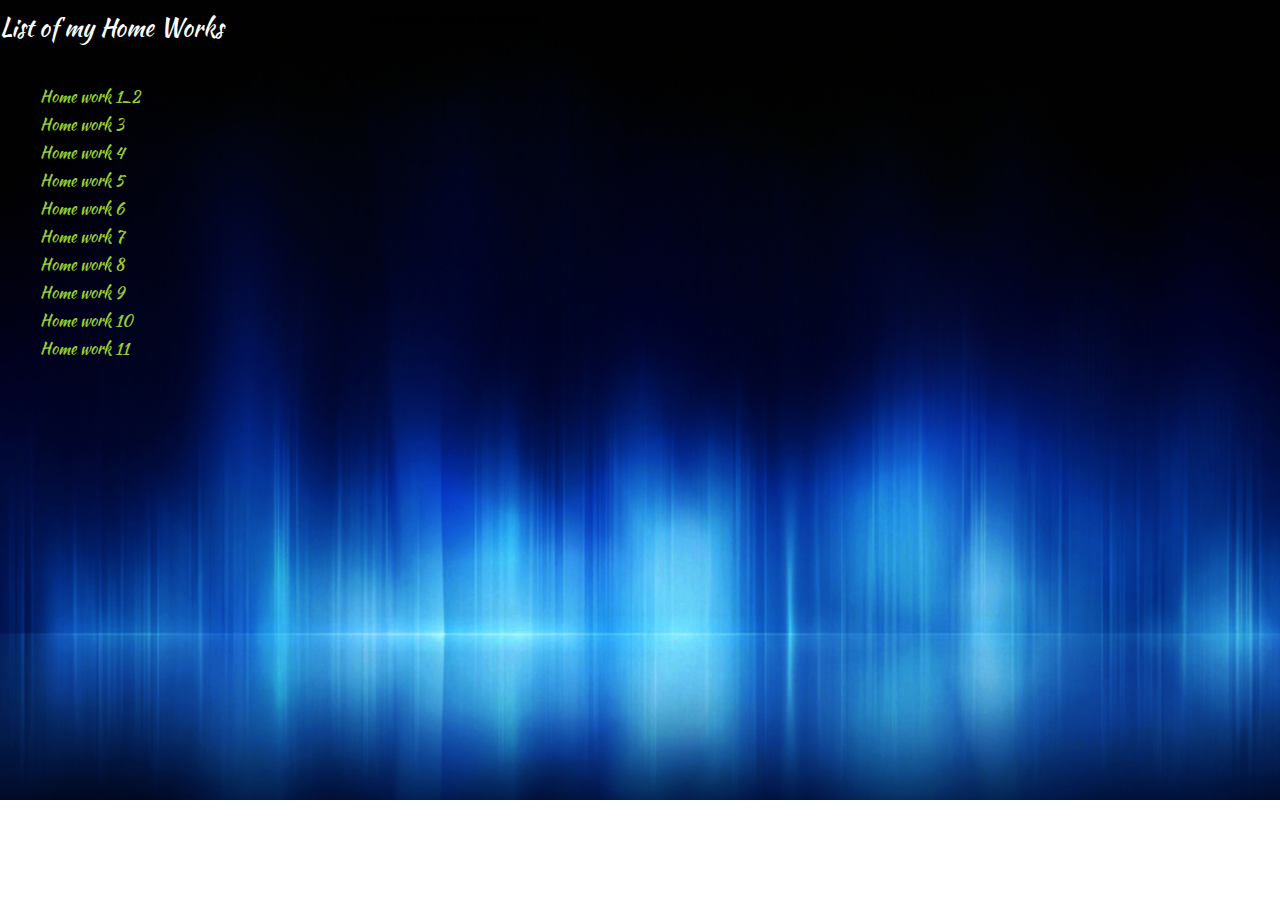
<file: index.html>
<!DOCTYPE html>
<html lang="en">
<head>
  <meta charset="UTF-8">
  <meta name="viewport" content="width=device-width, initial-scale=1.0">
  <meta http-equiv="X-UA-Compatible" content="ie=edge">
  <link href="https://fonts.googleapis.com/css?family=Kaushan+Script" rel="stylesheet">
  <link rel="stylesheet" href="style.css" />
  <title>My homeworks</title>
</head>
<body>
<div class="wrapper"><img src="./img/Background.jpg" alt="slider" class="slider-img"/>
<div class="list-title1"><span class="text-hw1"> List of my Home Works </span></div>
<div class="list-title2"><span class="text-hw2"> My Home Work examples </span></div>
<div class="home-works">
<div class="links-hw">
<ul class="sub-title">
<li class="list-item hw-1"><a href="./HW-1_2/index.html" class="list-link">Home work 1_2</a></li>
<li class="list-item hw-2"><a href="./HW-3/index.html" class="list-link">Home work 3</a></li>
<li class="list-item hw-4"><a href="./HW-4/index.html" class="list-link">Home work 4</a></li>
<li class="list-item hw-5"><a href="./HW-5/index.html" class="list-link">Home work 5</a></li>
<li class="list-item hw-6"><a href="./HW-6/index.html" class="list-link">Home work 6</a></li>
<li class="list-item hw-7"><a href="./HW-7/index.html" class="list-link">Home work 7</a></li>
<li class="list-item hw-8"><a href="./HW-8/index.html" class="list-link">Home work 8</a></li>
<li class="list-item hw-9"><a href="./HW-9/index.html" class="list-link">Home work 9</a></li>
<li class="list-item hw-10"><a href="./HW-10/index.html" class="list-link">Home work 10</a></li>
<li class="list-item hw-11"><a href="./HW-11/index.html" class="list-link">Home work 11</a></li>
</ul>
</div>
</div>
</div>
</body>
</html>
</file>
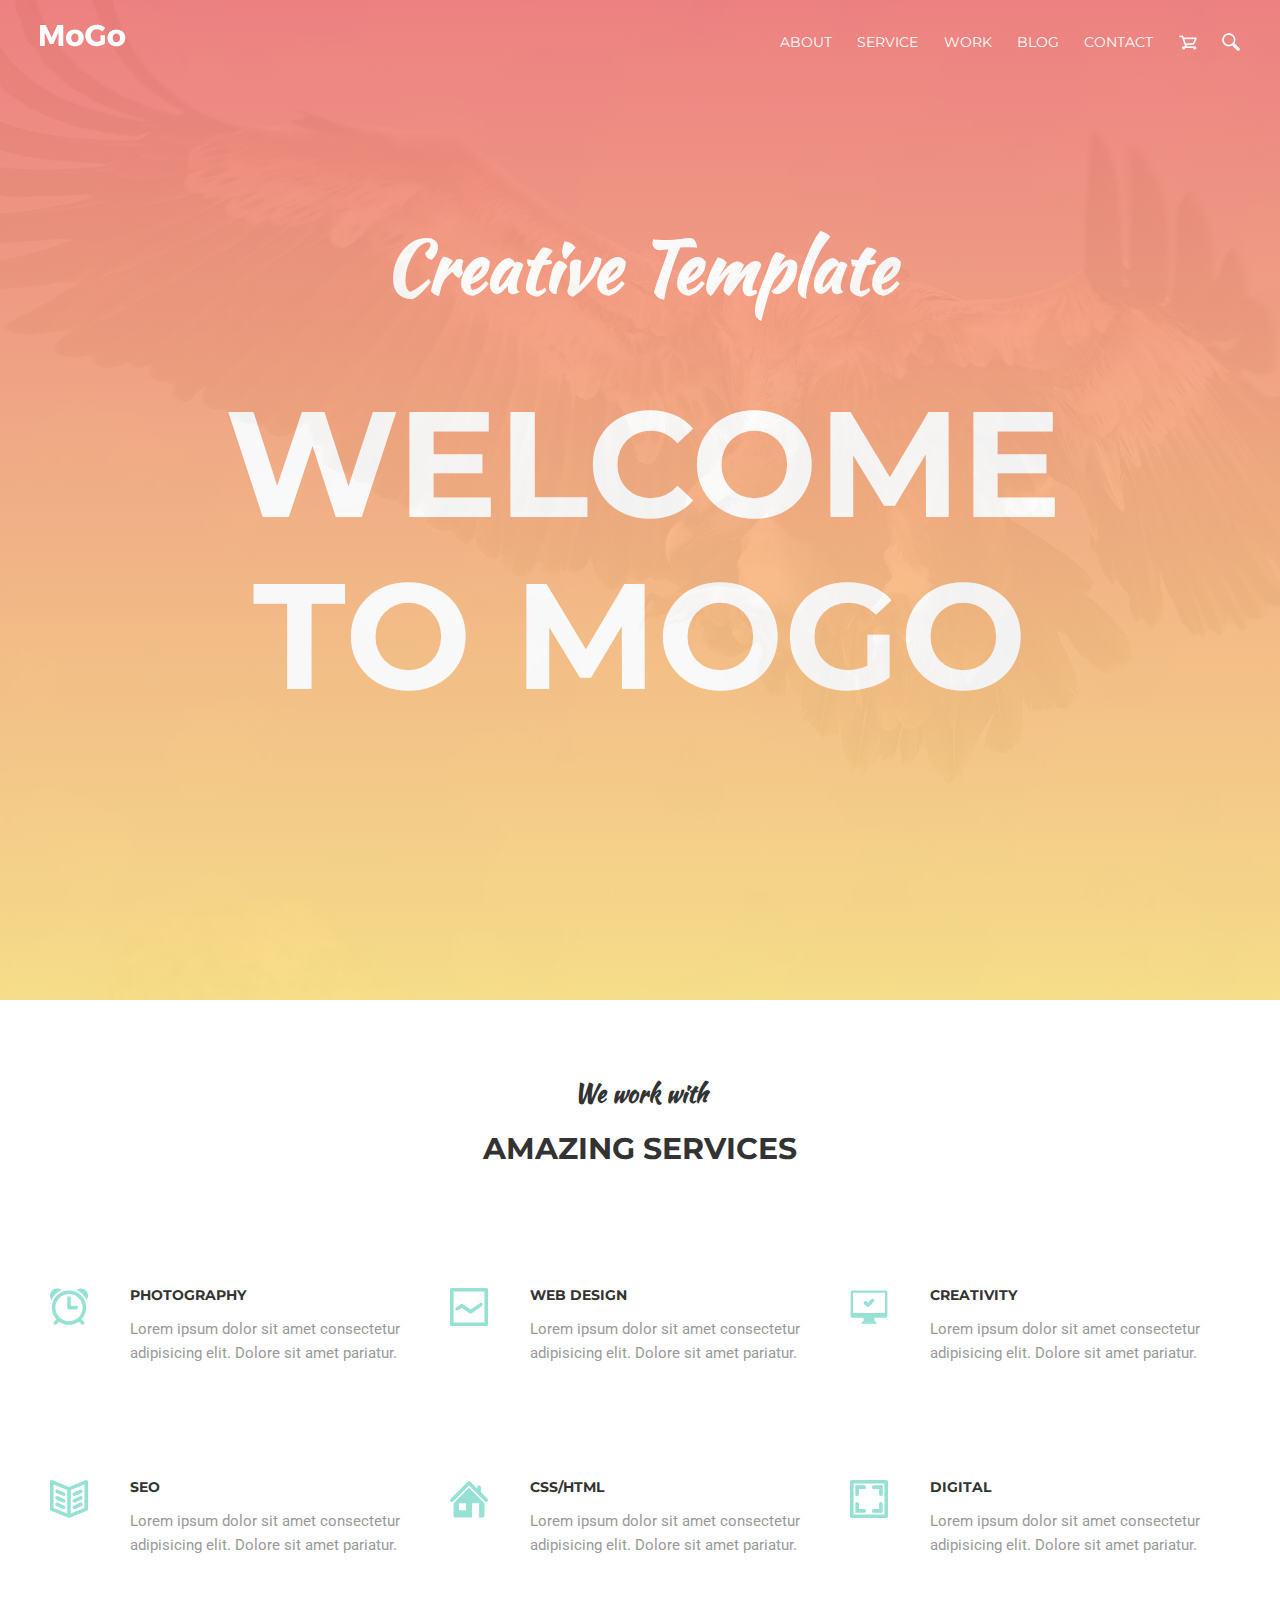
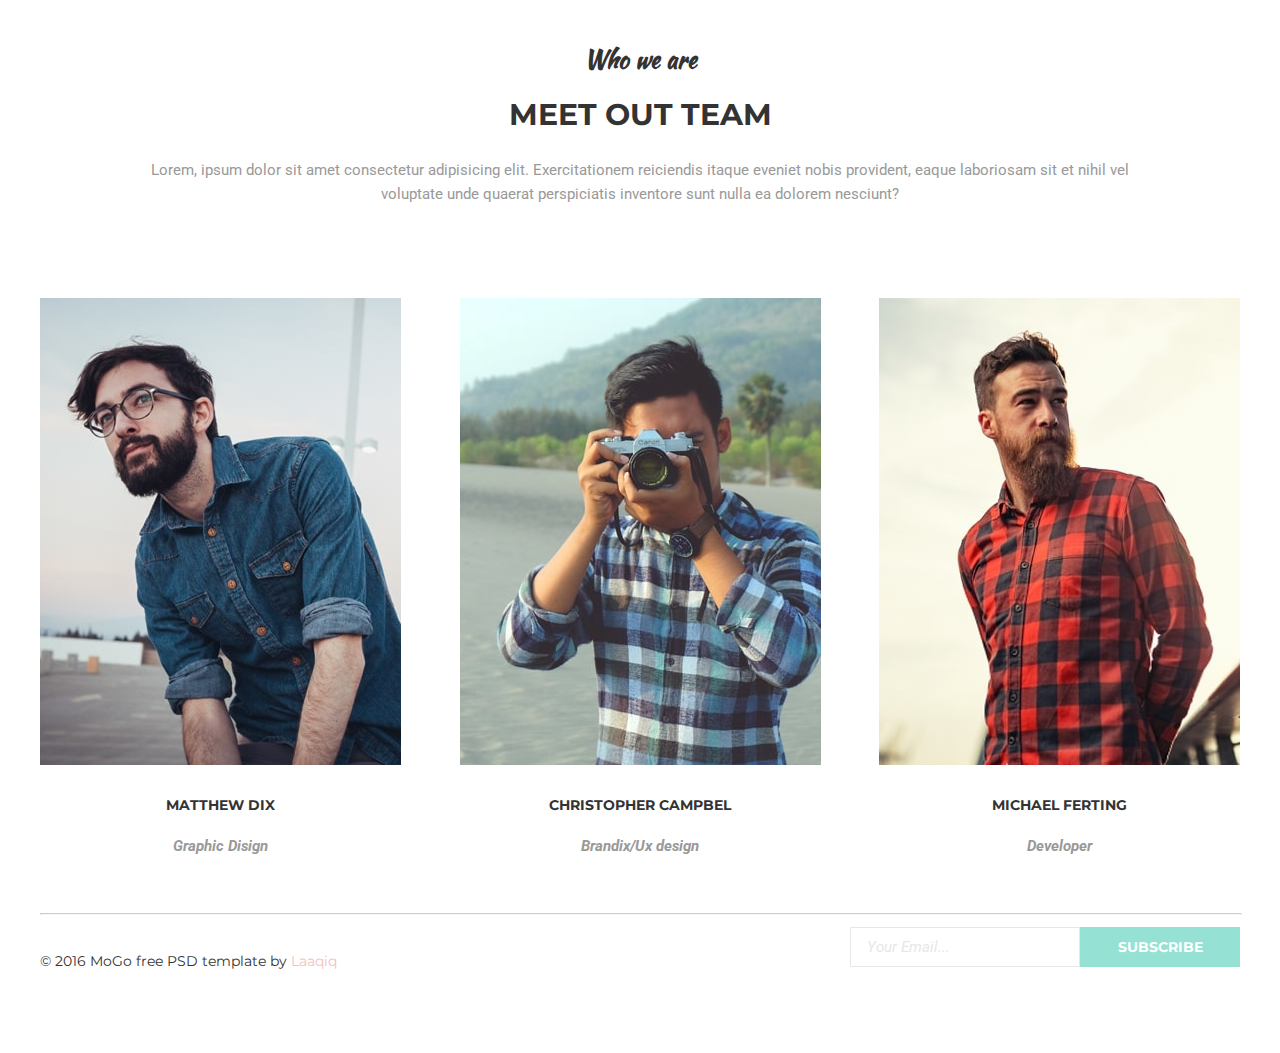
<file: HW-10/index.html>
<!DOCTYPE html>
<html lang="en">

<head>
  <meta charset="UTF-8" />
  <meta name="viewport" content="width=device-width, initial-scale=1.0" />
  <meta http-equiv="X-UA-Compatible" content="ie=edge" />
  <title>HW-10</title>

  <link href="https://fonts.googleapis.com/css?family=Kaushan+Script|Playfair+Display|Roboto" rel="stylesheet">
  <link href="https://fonts.googleapis.com/css?family=Montserrat" rel="stylesheet">
  <link href="https://fonts.googleapis.com/css?family=Open+Sans" rel="stylesheet" />
  <link rel="stylesheet" href="./css/normalize.css" />
  <link rel="stylesheet" href="./css/style.css" />
</head>

<body>

  <div class="fluid-header">
    <div class="picture-map">
      <picture>
        <source media="(min-width: 1024px)" srcset="./img/eagle.jpg 1x, ./img/eagle@2x.jpg 2x">
        <img src="./img/eagle.jpg" height="1000" alt="eagle" class="wrp-image">
      </picture>
    </div>

    <div class="container">

      <header class="row row-header">
        <div class="logo-wrp col-1">
          <a href="#"><img src="./img/logo-min.png" alt="logo" class="logo"></a></div>
        <nav class="nav-header col-5">
          <ul class="menu">
            <li class="menu__item"><a href="#" class="menu__link">About</a></li>
            <li class="menu__item"><a href="#" class="menu__link">Service</a></li>
            <li class="menu__item"><a href="#" class="menu__link">Work</a></li>
            <li class="menu__item"><a href="#" class="menu__link">Blog</a></li>
            <li class="menu__item"><a href="#" class="menu__link">Contact</a></li>
            <li class="menu__item"><a href="#" class="menu__link"><img src="./img/shopping_cart-min.png"
                  alt="shopping_cart" class="menu__link--shopping_cart"></a></li>
            <li class="menu__item"><a href="#" class="menu__link"><img src="./img/glass-min.png" alt="glass"
                  class="menu__link--glass"></a></li>
          </ul>
        </nav>
      </header>

    </div>
    <h2 class="text-up">Creative Template</h2>
    <h1 class="text-middle">Welcome to MOGO</h1>

  </div>
  <div class="wrapper">
    <div class="main">
      <h3 class="main__subtitle">We work with</h3>
      <h2 class="main__title">Amazing services</h2>
      <div class="service">
        <div class="service__wrp col-4 row">
          <div class="service__icon">
            <a href="#">
              <svg>
                <use href="./img/sprite.svg#icon-alarm"></use>
              </svg>
            </a>
          </div>
          <div class="service__text">
            <h4 class="service__title">Photography</h4>
            <p class="service__description">Lorem ipsum dolor sit amet consectetur adipisicing elit. Dolore sit amet
              pariatur.</p>
          </div>
        </div>
        <div class="service__wrp col-4 row">
          <div class="service__icon">
            <a href="#">
              <svg>
                <use href="./img/sprite.svg#icon-line-graph"></use>
              </svg>
            </a>
          </div>
          <div class="service__text">
            <h4 class="service__title">Web design</h4>
            <p class="service__description">Lorem ipsum dolor sit amet consectetur adipisicing elit. Dolore sit amet
              pariatur.</p>
          </div>
        </div>
        <div class="service__wrp col-4 row">
          <div class="service__icon"><a href="#">
              <svg>
                <use href="./img/sprite.svg#icon-computer"></use>
              </svg>
            </a>
          </div>
          <div class="service__text">
            <h4 class="service__title">Creativity</h4>
            <p class="service__description">Lorem ipsum dolor sit amet consectetur adipisicing elit. Dolore sit amet
              pariatur.</p>
          </div>
        </div>
        <div class="service__wrp col-4 row">
          <div class="service__icon"><a href="#">
              <svg>
                <use href="./img/sprite.svg#icon-book"></use>
              </svg>
            </a>
          </div>
          <div class="service__text">
            <h4 class="service__title">Seo</h4>
            <p class="service__description">Lorem ipsum dolor sit amet consectetur adipisicing elit. Dolore sit amet
              pariatur.</p>
          </div>
        </div>
        <div class="service__wrp col-4 row">
          <div class="service__icon"><a href="#">
              <svg>
                <use href="./img/sprite.svg#icon-home"></use>
              </svg>
            </a>
          </div>
          <div class="service__text">
            <h4 class="service__title">Css/html</h4>
            <p class="service__description">Lorem ipsum dolor sit amet consectetur adipisicing elit. Dolore sit amet
              pariatur.</p>
          </div>
        </div>
        <div class="service__wrp col-4 row">
          <div class="service__icon"><a href="#">
              <svg>
                <use href="./img/sprite.svg#icon-image"></use>
              </svg>
            </a>
          </div>
          <div class="service__text">
            <h4 class="service__title">Digital</h4>
            <p class="service__description">Lorem ipsum dolor sit amet consectetur adipisicing elit. Dolore sit amet
              pariatur.</p>
          </div>
        </div>
      </div>
    </div>
    <h3 class="middle__title">Who we are</h3>
    <h2 class="middle__subtitle">Meet out team</h2>
    <p class="middle-text">Lorem, ipsum dolor sit amet consectetur adipisicing elit. Exercitationem reiciendis itaque
      eveniet nobis provident, eaque laboriosam sit et nihil vel voluptate unde quaerat perspiciatis inventore sunt
      nulla ea dolorem nesciunt?</p>

    <div class="middle-card">
      <div class="slip">
        <div class="card">
          <div class="card__purchase"></div>
          <div class="card__wrp">
            <picture>
              <source media="(min-width: 1024px)" srcset="./img/img_1.jpg 1x, ./img/img_1@2x.jpg 2x">
              <img src="./img/img_1.jpg" alt="first man">
            </picture>
            <div class="card__img">
              <button class="card__btn card__btn--facebook">
                <svg>
                  <use href="./img/sprite.svg#icon-facebook"></use>
                </svg>
              </button>
              <button class="card__btn card__btn--twitter">
                <svg>
                  <use href="./img/sprite.svg#icon-twitter"></use>
                </svg>
              </button>
              <button class="card__btn card__btn--pinterest">
                <svg>
                  <use href="./img/sprite.svg#icon-pinterest"></use>
                </svg>
              </button>
              <button class="card__btn card__btn--instagram">
                <svg>
                  <use href="./img/sprite.svg#icon-instagram"></use>
                </svg>
              </button>
            </div>
          </div>
        </div>
        <h4 class="card__subtitle">Matthew Dix</h4>
        <h5 class="card__title">Graphic Disign</h5>
      </div>
      <div class="slip">
        <div class="card">
          <div class="card__purchase"></div>
          <div class="card__wrp">
            <picture>
              <source media="(min-width: 1024px)" srcset="./img/img_2.jpg 1x, ./img/img_2@2x.jpg 2x">
              <img src="./img/img_2.jpg" alt="second man">
            </picture>
            <div class="card__img">
              <button class="card__btn card__btn--facebook">
                <svg>
                  <use href="./img/sprite.svg#icon-facebook"></use>
                </svg>
              </button>
              <button class="card__btn card__btn--twitter">
                <svg>
                  <use href="./img/sprite.svg#icon-twitter"></use>
                </svg>
              </button>
              <button class="card__btn card__btn--pinterest">
                <svg>
                  <use href="./img/sprite.svg#icon-pinterest"></use>
                </svg>
              </button>
              <button class="card__btn card__btn--instagram">
                <svg>
                  <use href="./img/sprite.svg#icon-instagram"></use>
                </svg>
              </button>
            </div>
          </div>
        </div>
        <h4 class="card__subtitle">Christopher Campbel</h4>
        <h5 class="card__title">Brandix/Ux design</h5>
      </div>
      <div class="slip">
        <div class="card">
          <div class="card__purchase"></div>
          <div class="card__wrp">
            <picture>
              <source media="(min-width: 1024px)" srcset="./img/img_3.jpg 1x, ./img/img_3@2x.jpg 2x">
              <img src="./img/img_3.jpg" alt="third man">
            </picture>
            <div class="card__img">
              <button class="card__btn card__btn--facebook">
                <svg>
                  <use href="./img/sprite.svg#icon-facebook"></use>
                </svg>
              </button>
              <button class="card__btn card__btn--twitter">
                <svg>
                  <use href="./img/sprite.svg#icon-twitter"></use>
                </svg>
              </button>
              <button class="card__btn card__btn--pinterest">
                <svg>
                  <use href="./img/sprite.svg#icon-pinterest"></use>
                </svg>
              </button>
              <button class="card__btn card__btn--instagram">
                <svg>
                  <use href="./img/sprite.svg#icon-instagram"></use>
                </svg>
              </button>
            </div>
          </div>
        </div>
        <h4 class="card__subtitle">Michael Ferting</h4>
        <h5 class="card__title">Developer</h5>
      </div>

    </div>
    <hr class="shape">
    <footer class="ftr">
      <p class="copyright">
        © 2016 MoGo free PSD template by <span class="accent">Laaqiq</span></p>
      <form class="frm">
        <input type="email" name="email" placeholder="Your Email..." />
        <input type="submit" value="subscribe" />
      </form>
    </footer>
  </div>

</body>

</html>
</file>
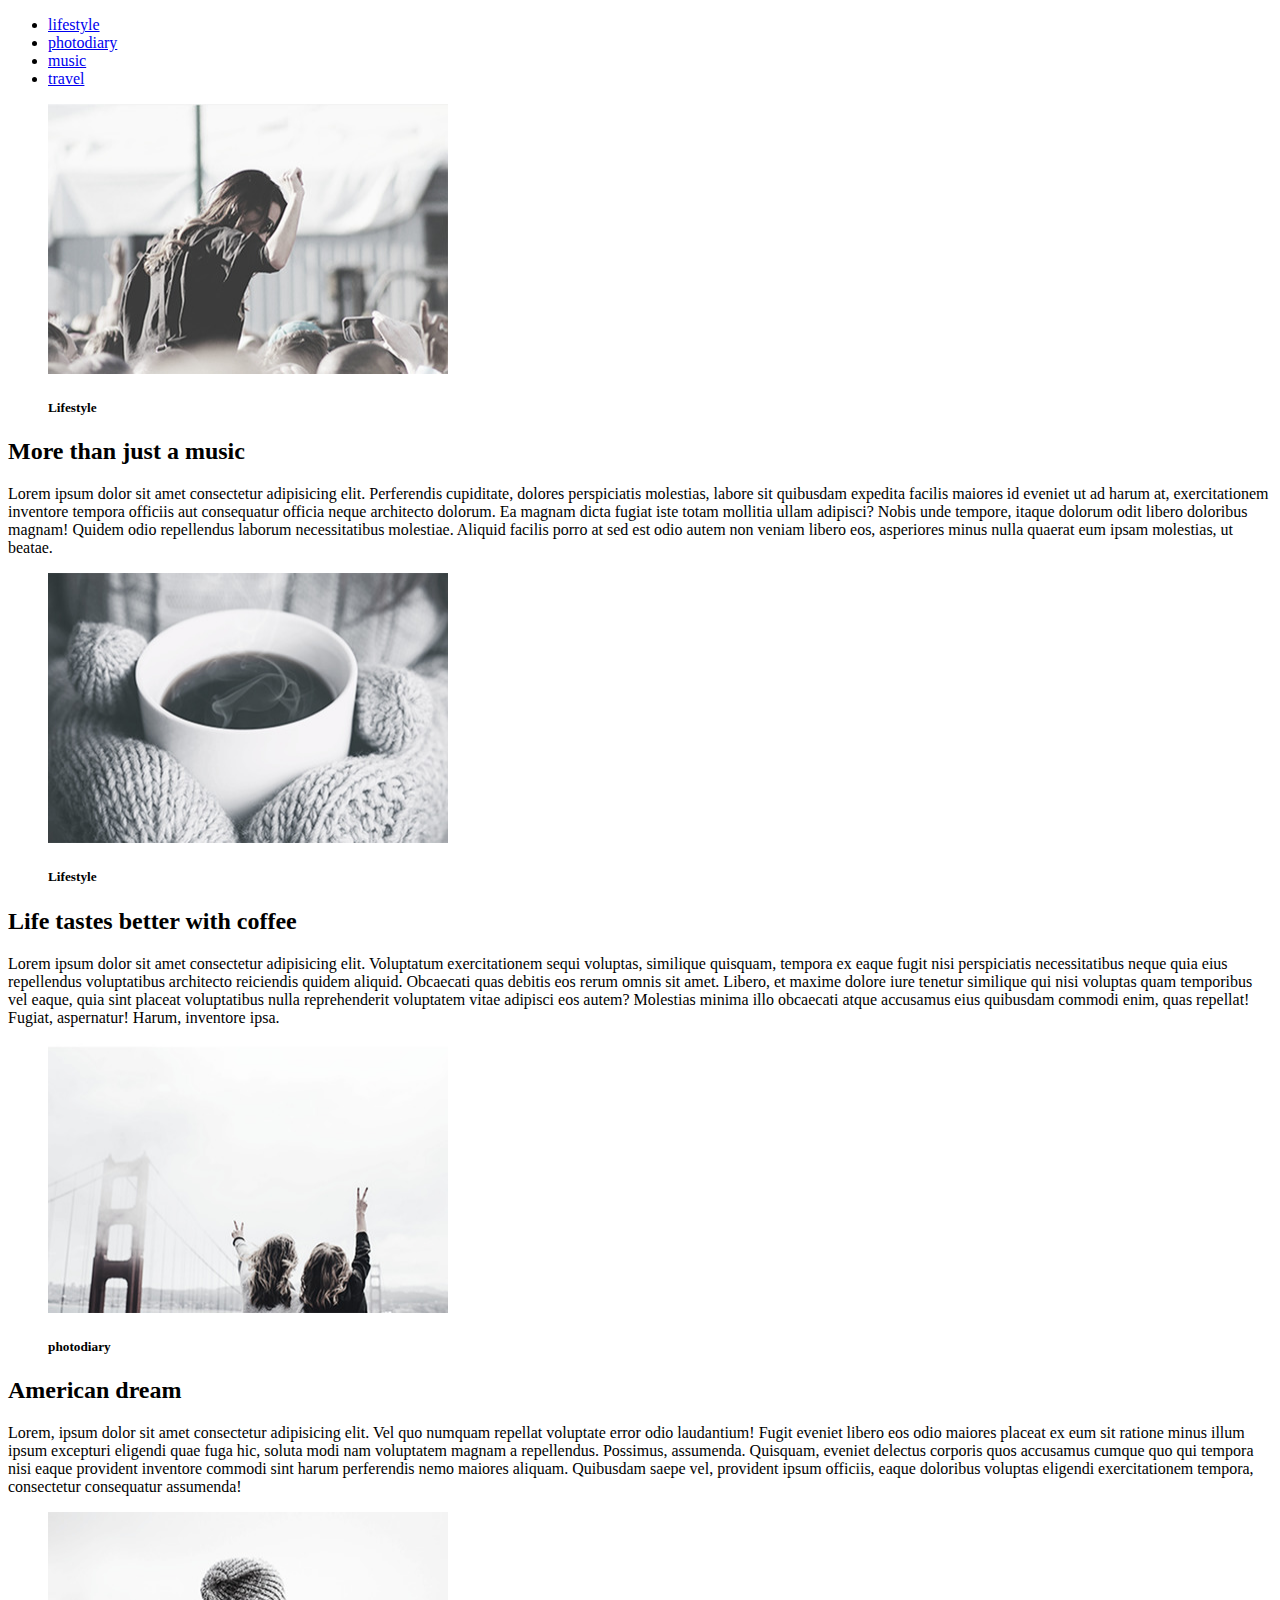
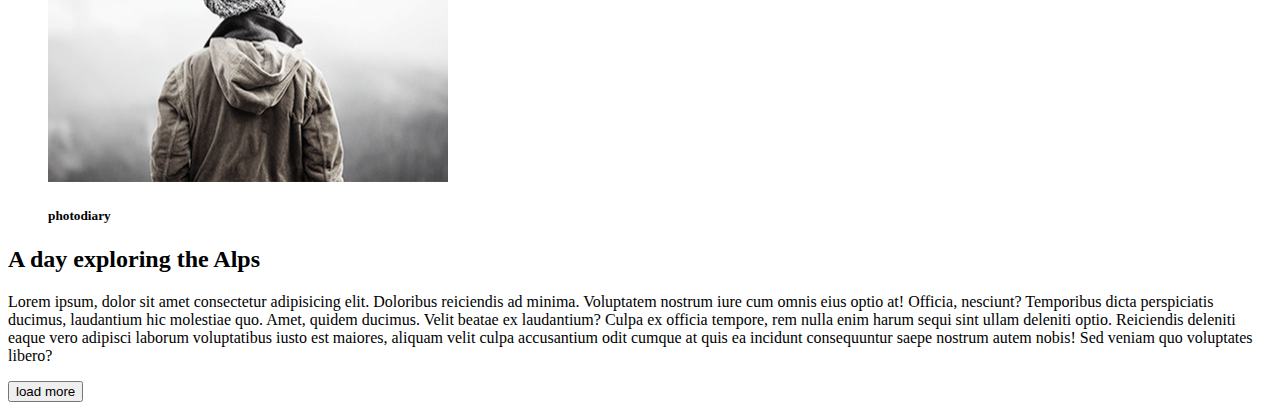
<file: HW-1_2/index.html>
<!DOCTYPE html>
<html lang="en">
  <head>
    <meta charset="UTF-8" />
    <meta name="viewport" content="width=device-width, initial-scale=1.0" />
    <meta http-equiv="X-UA-Compatible" content="ie=edge" />
    <title>Lifestyle</title>
  </head>
  <body>
    <div class="wrapper">
      <header>
        <ul>
          <li><a href="#1"> lifestyle </a></li>
          <li><a href="#2"> photodiary </a></li>
          <li><a href="#3"> music </a></li>
          <li><a href="#4"> travel </a></li>
        </ul>
      </header>
      <!-- #box1 -->
      <div class="box">
        <figure class="box-figure" id="1">
          <img
            src="img/1.jpg"
            alt="a girl"
            title="happy girl"
            width="400"
            height="270"
          />
          <figcaption><h5>Lifestyle</h5></figcaption>
        </figure>
        <h2>More than just a music</h2>
        <p>
          Lorem ipsum dolor sit amet consectetur adipisicing elit. Perferendis
          cupiditate, dolores perspiciatis molestias, labore sit quibusdam
          expedita facilis maiores id eveniet ut ad harum at, exercitationem
          inventore tempora officiis aut consequatur officia neque architecto
          dolorum. Ea magnam dicta fugiat iste totam mollitia ullam adipisci?
          Nobis unde tempore, itaque dolorum odit libero doloribus magnam!
          Quidem odio repellendus laborum necessitatibus molestiae. Aliquid
          facilis porro at sed est odio autem non veniam libero eos, asperiores
          minus nulla quaerat eum ipsam molestias, ut beatae.
        </p>
      </div>
      <!-- End #box1 -->
      <!-- #box2 -->
      <div class="box">
        <figure class="box-figure-" id="2">
          <img
            src="img/2.jpg"
            alt="coffee"
            title="a cup of coffee"
            width="400"
            height="270"
          />
          <figcaption><h5>Lifestyle</h5></figcaption>
        </figure>
        <h2>Life tastes better with coffee</h2>
        <p>
          Lorem ipsum dolor sit amet consectetur adipisicing elit. Voluptatum
          exercitationem sequi voluptas, similique quisquam, tempora ex eaque
          fugit nisi perspiciatis necessitatibus neque quia eius repellendus
          voluptatibus architecto reiciendis quidem aliquid. Obcaecati quas
          debitis eos rerum omnis sit amet. Libero, et maxime dolore iure
          tenetur similique qui nisi voluptas quam temporibus vel eaque, quia
          sint placeat voluptatibus nulla reprehenderit voluptatem vitae
          adipisci eos autem? Molestias minima illo obcaecati atque accusamus
          eius quibusdam commodi enim, quas repellat! Fugiat, aspernatur! Harum,
          inventore ipsa.
        </p>
      </div>
      <!-- End #box2 -->
      <!-- #box3 -->
      <div class="box">
        <figure class="box-figure" id="3">
          <img
            src="img/3.jpg"
            alt="two girls"
            title="two happy girls"
            width="400"
            height="270"
          />
          <figcaption><h5>photodiary</h5></figcaption>
        </figure>
        <h2>American dream</h2>
        <p>
          Lorem, ipsum dolor sit amet consectetur adipisicing elit. Vel quo
          numquam repellat voluptate error odio laudantium! Fugit eveniet libero
          eos odio maiores placeat ex eum sit ratione minus illum ipsum
          excepturi eligendi quae fuga hic, soluta modi nam voluptatem magnam a
          repellendus. Possimus, assumenda. Quisquam, eveniet delectus corporis
          quos accusamus cumque quo qui tempora nisi eaque provident inventore
          commodi sint harum perferendis nemo maiores aliquam. Quibusdam saepe
          vel, provident ipsum officiis, eaque doloribus voluptas eligendi
          exercitationem tempora, consectetur consequatur assumenda!
        </p>
      </div>
      <!-- End #box3 -->
      <!-- #box4 -->
      <div class="box">
        <figure class="box-figure" id="4">
          <img
            src="img/4.jpg"
            alt="a man"
            title="one man"
            width="400"
            height="270"
          />
          <figcaption><h5>photodiary</h5></figcaption>
        </figure>
        <h2>A day exploring the Alps</h2>
        <p>
          Lorem ipsum, dolor sit amet consectetur adipisicing elit. Doloribus
          reiciendis ad minima. Voluptatem nostrum iure cum omnis eius optio at!
          Officia, nesciunt? Temporibus dicta perspiciatis ducimus, laudantium
          hic molestiae quo. Amet, quidem ducimus. Velit beatae ex laudantium?
          Culpa ex officia tempore, rem nulla enim harum sequi sint ullam
          deleniti optio. Reiciendis deleniti eaque vero adipisci laborum
          voluptatibus iusto est maiores, aliquam velit culpa accusantium odit
          cumque at quis ea incidunt consequuntur saepe nostrum autem nobis! Sed
          veniam quo voluptates libero?
        </p>
      </div>
      <!-- End #box4 -->
      <footer>
        <button>load more</button>
      </footer>
    </div>
  </body>
</html>
</file>
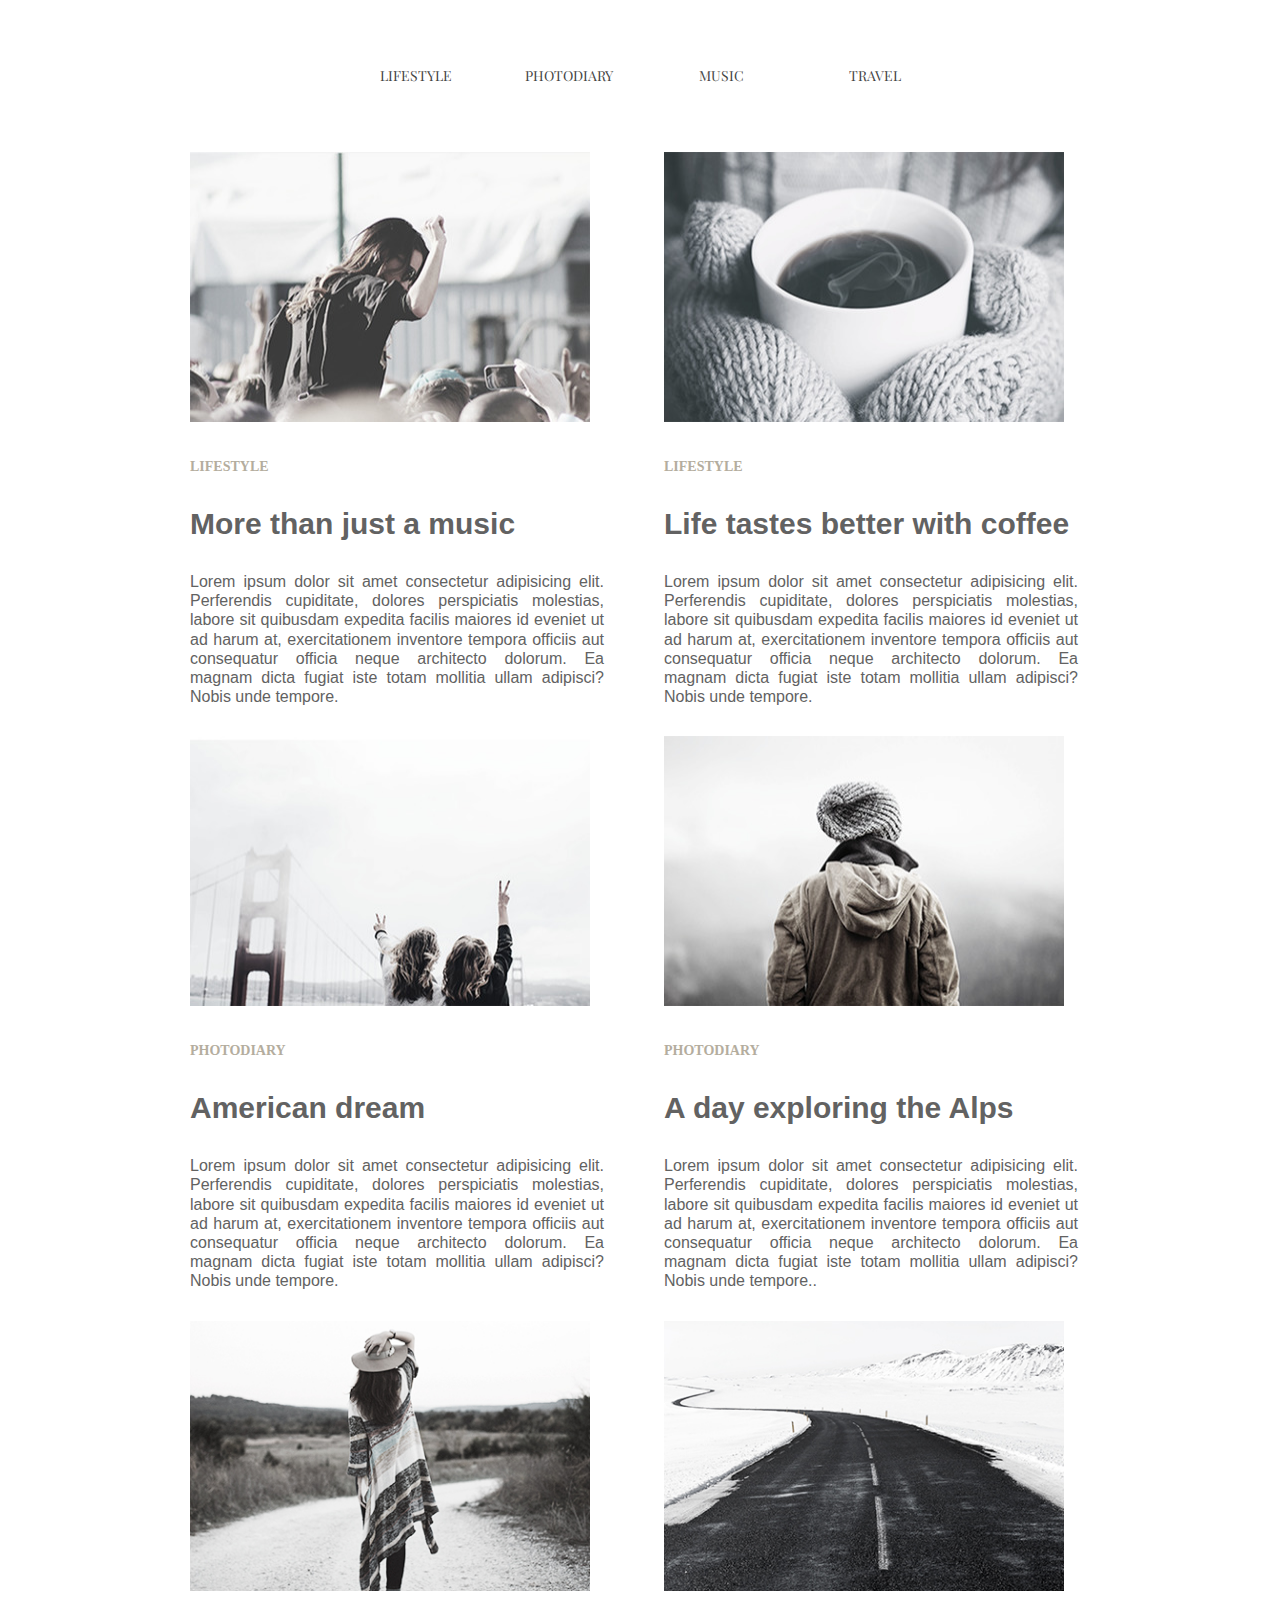
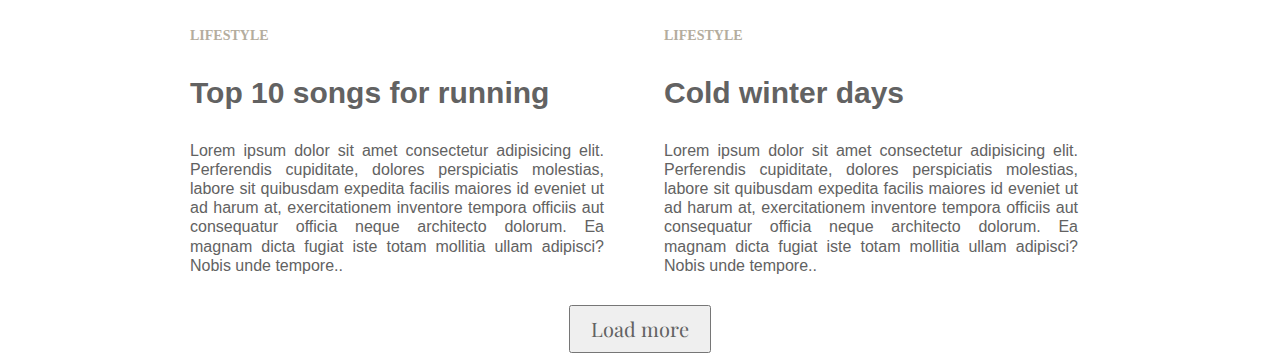
<file: HW-3/index.html>
<!DOCTYPE html>
<html lang="en">
  <head>
    <meta charset="UTF-8" />
    <meta name="viewport" content="width=device-width, initial-scale=1.0" />
    <meta http-equiv="X-UA-Compatible" content="ie=edge" />
    <title>Lifestyle</title>
    <link
      href="https://fonts.googleapis.com/css?family=Playfair+Display"
      rel="stylesheet"
    />
    <link rel="stylesheet" href="./CSS/style.css" />
  </head>

  <body>
    <div class="wrapper">
      <header>
        <ul class="list">
          <li class="list-item">
            <a class="list-link" href="#1"> lifestyle </a>
          </li>
          <li class="list-item">
            <a class="list-link" href="#2"> photodiary </a>
          </li>
          <li class="list-item"><a class="list-link" href="#3"> music </a></li>
          <li class="list-item"><a class="list-link" href="#4"> travel </a></li>
        </ul>
      </header>
      <!-- #box1 -->
      <main>
        <div class="box box-mr">
          <div class="box-image-wrp" id="1">
            <img
              class="box-image"
              src="img/1.jpg"
              alt="a girl"
              title="happy girl"
              width="400"
              height="270"
            />
          </div>
          <h5 class="sub-title">Lifestyle</h5>
          <h2 class="box-title">More than just a music</h2>
          <p class="box-text-pl">
            Lorem ipsum dolor sit amet consectetur adipisicing elit. Perferendis
            cupiditate, dolores perspiciatis molestias, labore sit quibusdam
            expedita facilis maiores id eveniet ut ad harum at, exercitationem
            inventore tempora officiis aut consequatur officia neque architecto
            dolorum. Ea magnam dicta fugiat iste totam mollitia ullam adipisci?
            Nobis unde tempore.
          </p>
        </div>
        <!-- End #box1 -->
        <!-- #box2 -->
        <div class="box">
          <div class="box-image-wrp" id="2">
            <img
              class="box-image"
              src="img/2.jpg"
              alt="coffee"
              title="a cup of coffee"
              width="400"
              height="270"
            />
          </div>
          <h5 class="sub-title">Lifestyle</h5>
          <h2 class="box-title">Life tastes better with coffee</h2>
          <p class="box-text">
            Lorem ipsum dolor sit amet consectetur adipisicing elit. Perferendis
            cupiditate, dolores perspiciatis molestias, labore sit quibusdam
            expedita facilis maiores id eveniet ut ad harum at, exercitationem
            inventore tempora officiis aut consequatur officia neque architecto
            dolorum. Ea magnam dicta fugiat iste totam mollitia ullam adipisci?
            Nobis unde tempore.
          </p>
        </div>
        <!-- End #box2 -->
        <!-- #box3 -->
        <div class="box box-mr">
          <div class="box-image-wrp" id="3">
            <img
              class="box-image"
              src="img/3.jpg"
              alt="two girls"
              title="two happy girls"
              width="400"
              height="270"
            />
          </div>
          <h5 class="sub-title">photodiary</h5>
          <h2 class="box-title">American dream</h2>
          <p class="box-text">
            Lorem ipsum dolor sit amet consectetur adipisicing elit. Perferendis
            cupiditate, dolores perspiciatis molestias, labore sit quibusdam
            expedita facilis maiores id eveniet ut ad harum at, exercitationem
            inventore tempora officiis aut consequatur officia neque architecto
            dolorum. Ea magnam dicta fugiat iste totam mollitia ullam adipisci?
            Nobis unde tempore.
          </p>
        </div>
        <!-- End #box3 -->
        <!-- #box4 -->
        <div class="box">
          <div class="box-image-wrp" id="4">
            <img
              class="box-image"
              src="img/4.jpg"
              alt="a man"
              title="one man"
              width="400"
              height="270"
            />
          </div>
          <h5 class="sub-title">photodiary</h5>
          <h2 class="box-title">A day exploring the Alps</h2>
          <p class="box-text">
            Lorem ipsum dolor sit amet consectetur adipisicing elit. Perferendis
            cupiditate, dolores perspiciatis molestias, labore sit quibusdam
            expedita facilis maiores id eveniet ut ad harum at, exercitationem
            inventore tempora officiis aut consequatur officia neque architecto
            dolorum. Ea magnam dicta fugiat iste totam mollitia ullam adipisci?
            Nobis unde tempore..
          </p>
        </div>
        <!-- End #box4 -->
        <!-- #box5 -->
        <div class="box box-mr">
          <div class="box-image-wrp" id="5">
            <img
              class="box-image"
              src="img/5.jpg"
              alt="a girl"
              title="one girl"
              width="400"
              height="270"
            />
          </div>
          <h5 class="sub-title">Lifestyle</h5>
          <h2 class="box-title">Top 10 songs for running</h2>
          <p class="box-text">
            Lorem ipsum dolor sit amet consectetur adipisicing elit. Perferendis
            cupiditate, dolores perspiciatis molestias, labore sit quibusdam
            expedita facilis maiores id eveniet ut ad harum at, exercitationem
            inventore tempora officiis aut consequatur officia neque architecto
            dolorum. Ea magnam dicta fugiat iste totam mollitia ullam adipisci?
            Nobis unde tempore..
          </p>
        </div>
        <!-- End #box5 -->
        <!-- #box6 -->
        <div class="box">
          <div class="box-image-wrp" id="6">
            <img
              class="box-image"
              src="img/6.jpg"
              alt="a road"
              title="road"
              width="400"
              height="270"
            />
          </div>
          <h5 class="sub-title">Lifestyle</h5>
          <h2 class="box-title">Cold winter days</h2>
          <p class="box-text">
            Lorem ipsum dolor sit amet consectetur adipisicing elit. Perferendis
            cupiditate, dolores perspiciatis molestias, labore sit quibusdam
            expedita facilis maiores id eveniet ut ad harum at, exercitationem
            inventore tempora officiis aut consequatur officia neque architecto
            dolorum. Ea magnam dicta fugiat iste totam mollitia ullam adipisci?
            Nobis unde tempore..
          </p>
        </div>
        <!-- End #box6 -->
        <footer>
          <button class="btn">Load more</button>
        </footer>
      </main>
    </div>
  </body>
</html>
</file>
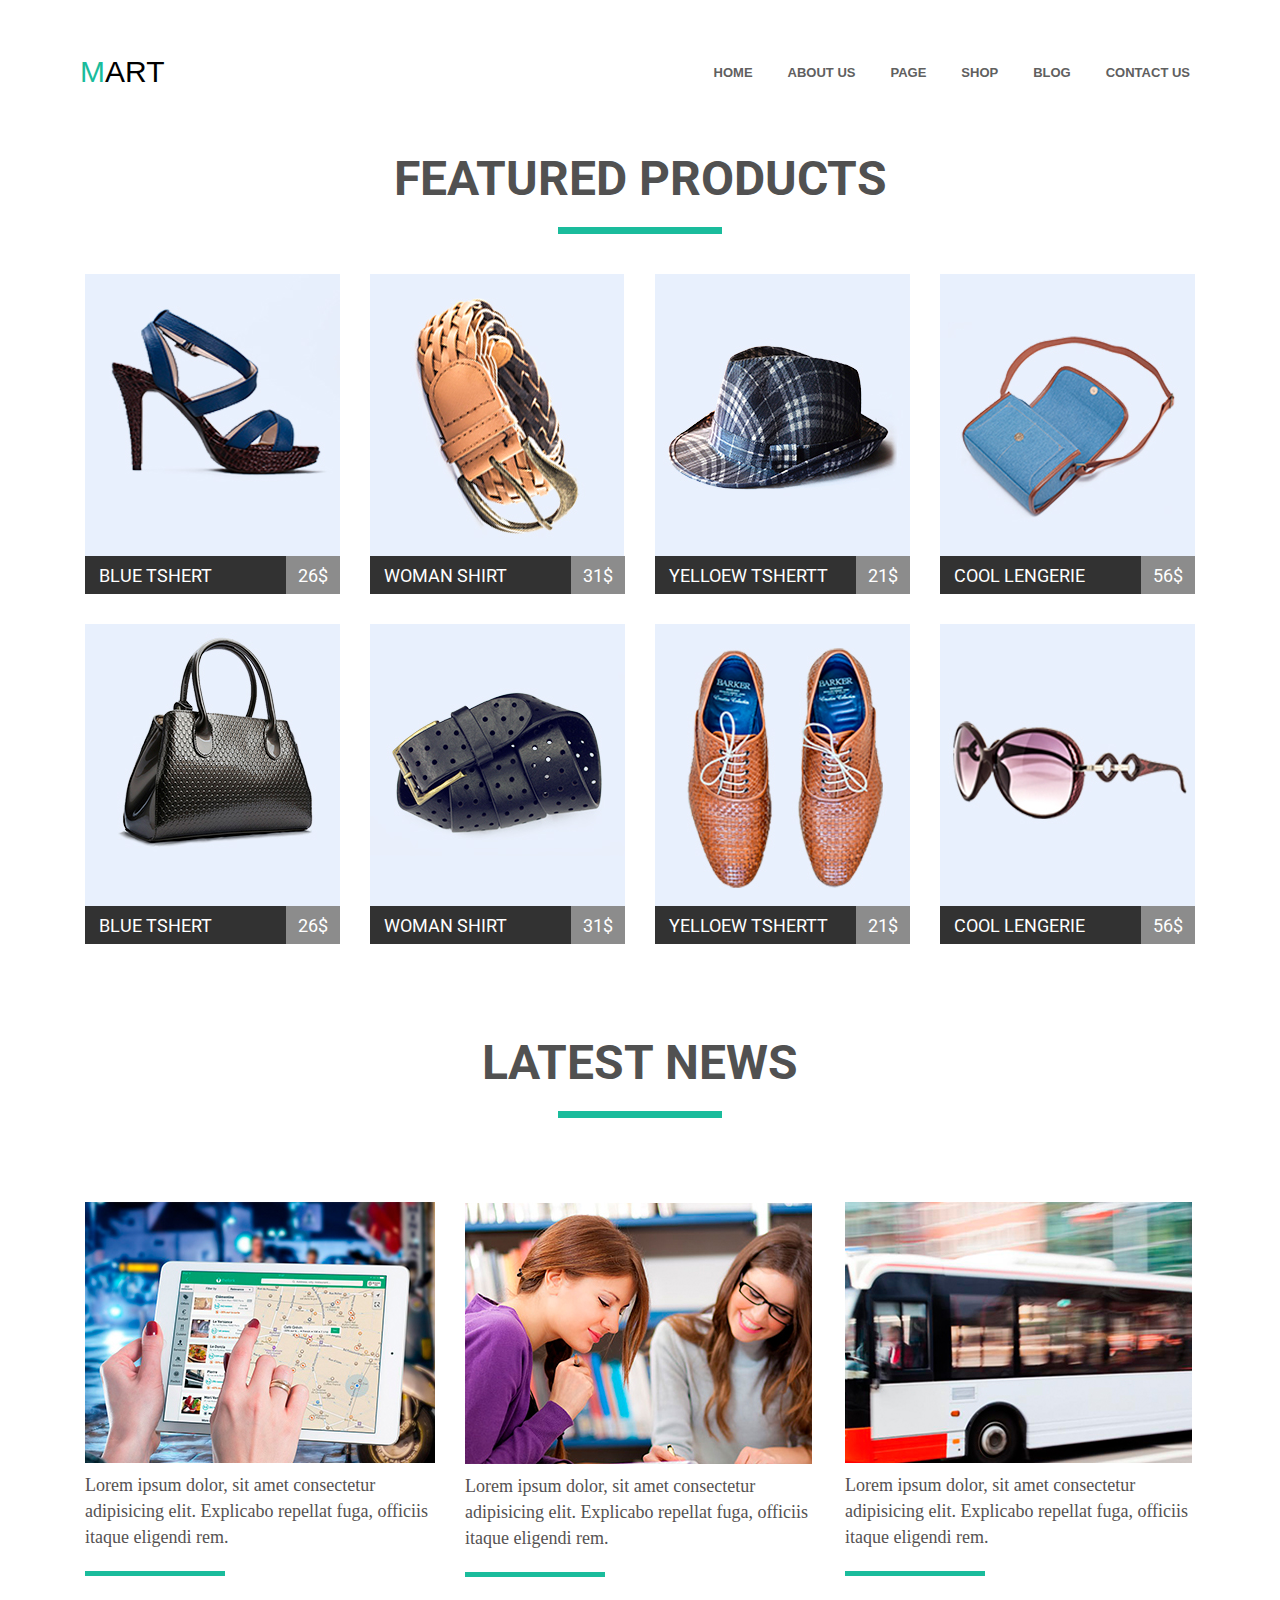
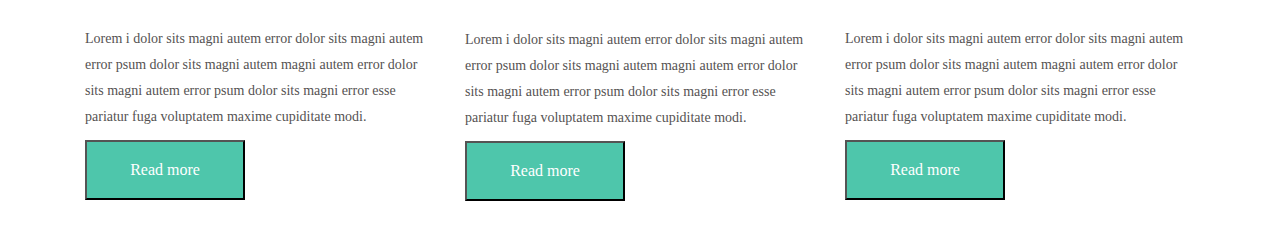
<file: HW-4/index.html>
<!DOCTYPE html>
<html lang="en">
  <head>
    <meta charset="UTF-8" />
    <meta name="viewport" content="width=device-width, initial-scale=1.0" />
    <meta http-equiv="X-UA-Compatible" content="ie=edge" />
    <title>Lifestyle</title>
    <link
      href="https://fonts.googleapis.com/css?family=Open+Sans"
      rel="stylesheet"
    />
    <link
      href="https://fonts.googleapis.com/css?family=Roboto"
      rel="stylesheet"
    />
    <link
      href="https://fonts.googleapis.com/css?family=Playfair+Display"
      rel="stylesheet"
    />
    <link rel="stylesheet" href="./CSS/style.css" />
  </head>
  <body>
    <div class="wrapper">
      <header class="page-header container">
        <nav class="page-nav container clearfix">
          <p><span class="list-logo">Mart</span></p>
          <ul class="site-navigation clearfix">
            <li class="list-item"><a href="#">Home</a></li>
            <li class="list-item"><a href="#">About us</a></li>
            <li class="list-item"><a href="#">Page</a></li>
            <li class="list-item"><a href="#">Shop</a></li>
            <li class="list-item"><a href="#">Blog</a></li>
            <li class="list-item"><a href="#">Contact us</a></li>
          </ul>
        </nav>
      </header>
      <h2 class="title">Featured Products</h2>
      <main class="content clearfix">
        <div class="card">
          <div class="card-img-wrp">
            <img src="./img/1.jpg" alt="goods" class="card-products" />
          </div>
          <div class="card-text-wrp clearfix">
            <span class="card-title">Blue TShert</span>
            <span class="card-prise">26$</span>
          </div>
        </div>
        <div class="card">
          <div class="card-img-wrp clearfix">
            <img src="./img/2.jpg" alt="woman shirt" class="card-img" />
          </div>
          <div class="card-text-wrp">
            <span class="card-title">Woman shirt</span>
            <span class="card-prise">31$</span>
          </div>
        </div>
        <div class="card">
          <div class="card-img-wrp clearfix">
            <img src="./img/3.jpg" alt="Yelloew TShert" class="card-img" />
          </div>
          <div class="card-text-wrp">
            <span class="card-title">Yelloew TShertt</span>
            <span class="card-prise">21$</span>
          </div>
        </div>
        <div class="card">
          <div class="card-img-wrp clearfix">
            <img src="./img/4.jpg" alt="Cool Lengerie" class="card-img" />
          </div>
          <div class="card-text-wrp">
            <span class="card-title">Cool Lengerie</span>
            <span class="card-prise">56$</span>
          </div>
        </div>
        <div class="card">
          <div class="card-img-wrp clearfix">
            <img src="./img/5.jpg" alt="goods" class="card-img" />
          </div>
          <div class="card-text-wrp">
            <span class="card-title">Blue TShert</span>
            <span class="card-prise">26$</span>
          </div>
        </div>
        <div class="card">
          <div class="card-img-wrp clearfix">
            <img src="./img/6.jpg" alt="woman shirt" class="card-img" />
          </div>
          <div class="card-text-wrp">
            <span class="card-title">Woman shirt</span>
            <span class="card-prise">31$</span>
          </div>
        </div>
        <div class="card">
          <div class="card-img-wrp clearfix">
            <img src="./img/7.jpg" alt="Yelloew TShert" class="card-img" />
          </div>
          <div class="card-text-wrp">
            <span class="card-title">Yelloew TShertt</span>
            <span class="card-prise">21$</span>
          </div>
        </div>
        <div class="card">
          <div class="card-img-wrp clearfix">
            <img src="./img/8.jpg" alt="Cool Lengerie" class="card-img" />
          </div>
          <div class="card-text-wrp">
            <span class="card-title">Cool Lengerie</span>
            <span class="card-prise">56$</span>
          </div>
        </div>
      </main>
      <h2 class="sub">Latest news</h2>
      <footer class="clearfix">
        <div class="foto-ft">
          <div class="photo-img-ft">
            <img src="./img/9.jpg" alt="photo" />
          </div>
          <div class="foto-text-ft">
            <span class="text-title-ft"
              >Lorem ipsum dolor, sit amet consectetur adipisicing elit.
              Explicabo repellat fuga, officiis itaque eligendi rem.</span
            >
          </div>
          <h2 class="sub-ft"></h2>
          <span class="text-title-ft-under">
            Lorem i dolor sits magni autem error dolor sits magni autem error
            psum dolor sits magni autem magni autem error dolor sits magni autem
            error psum dolor sits magni error esse pariatur fuga voluptatem
            maxime cupiditate modi.</span
          >
          <button class="btn">Read more</button>
        </div>
        <div class="foto-ft clearfix">
          <div class="photo-img-ft">
            <img src="./img/10.jpg" alt="photo" />
          </div>
          <div class="foto-text-ft">
            <span class="text-title-ft"
              >Lorem ipsum dolor, sit amet consectetur adipisicing elit.
              Explicabo repellat fuga, officiis itaque eligendi rem.</span
            >
          </div>
          <h2 class="sub-ft"></h2>
          <span class="text-title-ft-under">
            Lorem i dolor sits magni autem error dolor sits magni autem error
            psum dolor sits magni autem magni autem error dolor sits magni autem
            error psum dolor sits magni error esse pariatur fuga voluptatem
            maxime cupiditate modi.</span
          >
          <button class="btn">Read more</button>
        </div>
        <div class="foto-ft clearfix">
          <div class="photo-img-ft">
            <img src="./img/11.jpg" alt="photo" />
          </div>
          <div class="foto-text-ft">
            <span class="text-title-ft"
              >Lorem ipsum dolor, sit amet consectetur adipisicing elit.
              Explicabo repellat fuga, officiis itaque eligendi rem.</span
            >
          </div>
          <h2 class="sub-ft"></h2>
          <span class="text-title-ft-under">
            Lorem i dolor sits magni autem error dolor sits magni autem error
            psum dolor sits magni autem magni autem error dolor sits magni autem
            error psum dolor sits magni error esse pariatur fuga voluptatem
            maxime cupiditate modi.</span
          >
          <button class="btn">Read more</button>
        </div>
      </footer>
    </div>
  </body>
</html>
</file>
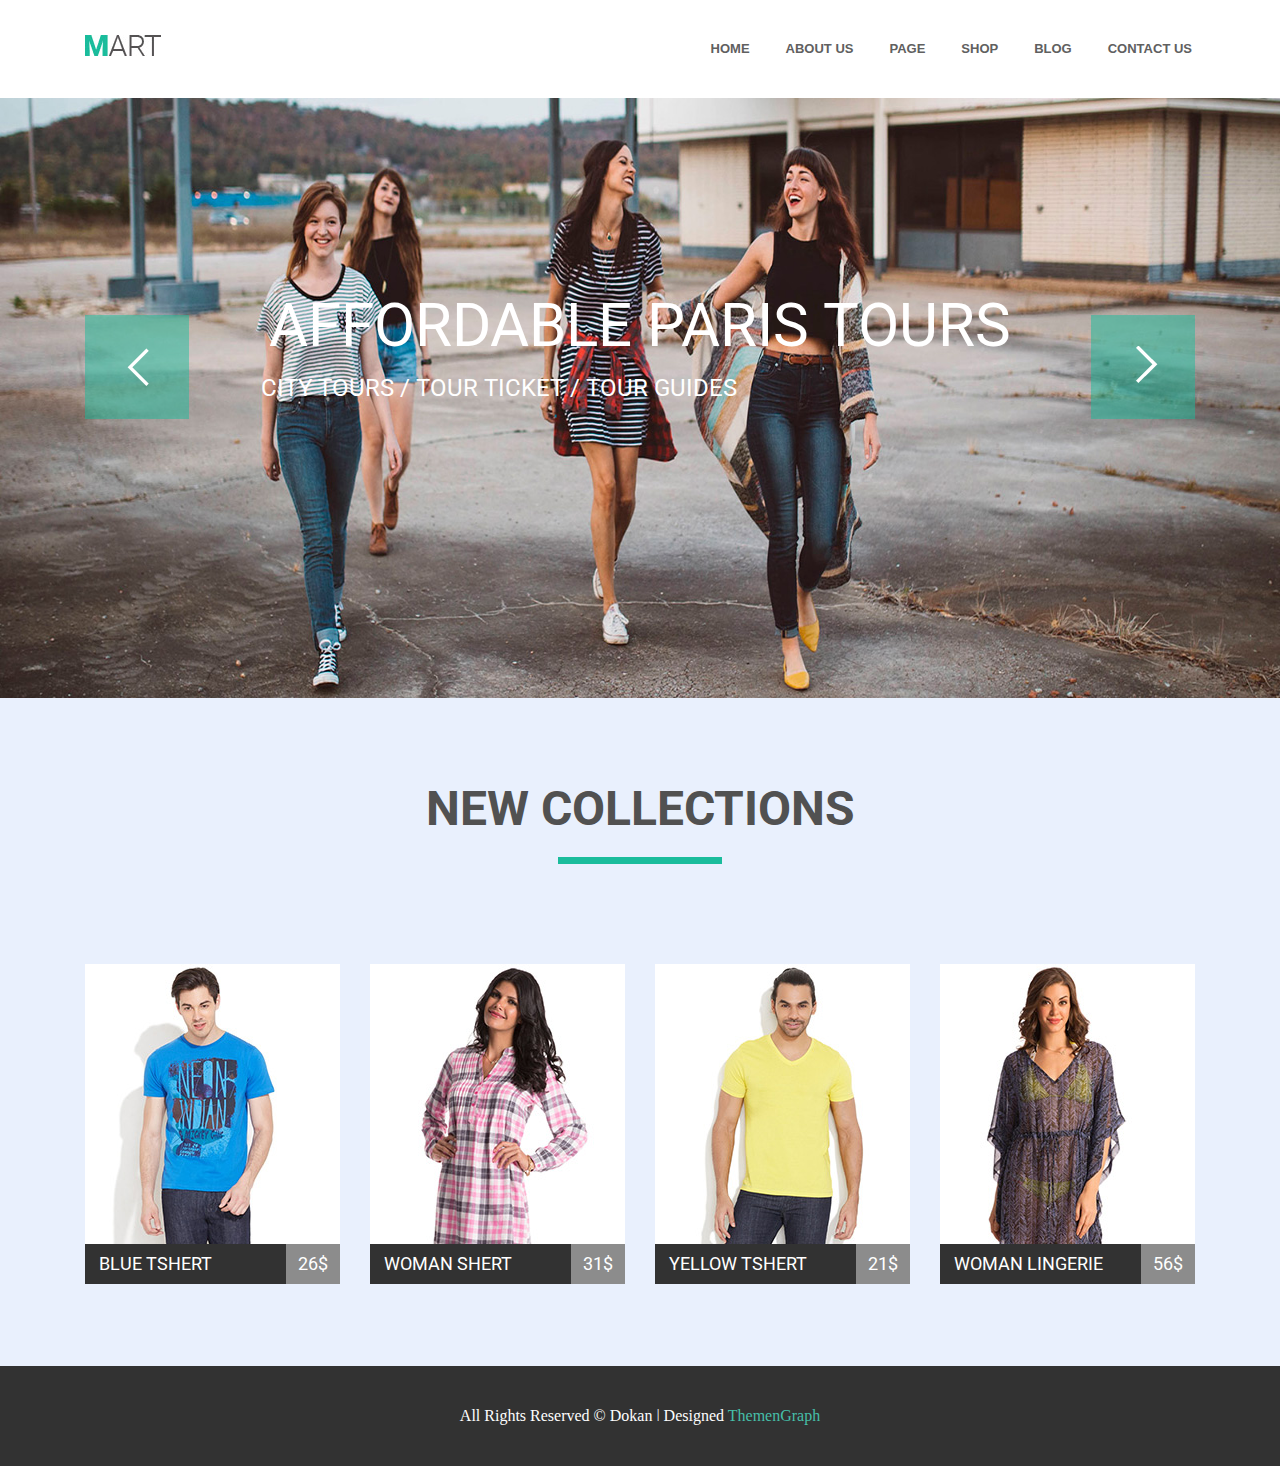
<file: HW-5/index.html>
<!DOCTYPE html>
<html lang="en">

<head>
  <meta charset="UTF-8" />
  <meta name="viewport" content="width=device-width, initial-scale=1.0" />
  <meta http-equiv="X-UA-Compatible" content="ie=edge" />
  <title>Lifestyle</title>
  <link href="https://fonts.googleapis.com/css?family=Open+Sans" rel="stylesheet" />
  <link href="https://fonts.googleapis.com/css?family=Roboto" rel="stylesheet" />
  <link href="https://fonts.googleapis.com/css?family=Playfair+Display" rel="stylesheet" />
  <link rel="stylesheet" href="./CSS/style.css" />
</head>

<body>
    <div class="fluid-header">
      <header class="page-header">
        <nav class="page-nav container clearfix">
          <a href="#">
            <img src="./img/logo.jpg" alt="logo" class="site-logo" /></a>
          <ul class="site-navigation clearfix">
            <li class="list-item"><a href="#">Home</a></li>
            <li class="list-item"><a href="#">About us</a></li>
            <li class="list-item"><a href="#">Page</a></li>
            <li class="list-item"><a href="#">Shop</a></li>
            <li class="list-item"><a href="#">Blog</a></li>
            <li class="list-item"><a href="#">Contact us</a></li>
          </ul>
        </nav>
      </header>
    </div>
    <div class="container-fluid slider-wrp">
      <img class="slider-img" src="img/main.jpg" alt="slider" />
      <div class="conteiner slider clearfix">
        <button class="btn btn-l">
          <img src="./img/left.png" alt="previos slider" />
        </button>
        <button class="btn btn-r">
          <img src="./img/right.png" alt="next slider" />
        </button>
        <p class="text-upp">AFFORDABLE PARIS TOURS</p>
        <p class="text-down">CITY TOURS / TOUR TICKET / TOUR GUIDES</p>
      </div>
    </div>
    <div class="middle-wrp">
    <main class="clearfix">
      <h2 class="title">NEW COLLECTIONS</h2>
      <div class="card">
        <div class="card-img-wrp">
          <img src="./img/1.jpg" alt="man_blue_tshert" class="card-products" />
          <div class="card-purchase"></div>
          <div class="card-icon-wrp">
            <button class="btnn btn-heart">
              <img src="./img/heart.png" alt="heart" />
            </button>
            <button class="btnn btn-arrow">
              <img src="./img/arrow.png" alt="arrow" />
            </button>
            <button class="btnn btn-clock">
              <img src="./img/clock.png" alt="clock" />
            </button>
            <button class="btnn btn-add-basket">
              <img src="./img/basket.png" class="basket-l" alt="basket" />
              <span class="add-to">ADD TO CARD</span>
            </button>
          </div>
        </div>
        <div class="card-text-wrp clearfix">
          <span class="card-title">Blue TShert</span>
          <span class="card-prise">26$</span>
        </div>
      </div>
      <div class="card">
        <div class="card-img-wrp">
          <img src="./img/2.jpg" alt="woman_shert" class="card-products" />
          <div class="card-purchase"></div>
          <div class="card-icon-wrp">
            <button class="btnn btn-heart">
              <img src="./img/heart.png" alt="heart" />
            </button>
            <button class="btnn btn-arrow">
              <img src="./img/arrow.png" alt="arrow" />
            </button>
            <button class="btnn btn-clock">
              <img src="./img/clock.png" alt="clock" />
            </button>
            <button class="btnn btn-add-basket">
              <img src="./img/basket.png" class="basket-l" alt="basket" />
              <span class="add-to">ADD TO CARD</span>
            </button>
          </div>
        </div>
        <div class="card-text-wrp clearfix">
          <span class="card-title">Woman Shert</span>
          <span class="card-prise">31$</span>
        </div>
      </div>
      <div class="card">
        <div class="card-img-wrp">
          <img src="./img/3.jpg" alt="man_yellow_tshert" class="card-products" />
          <div class="card-purchase"></div>
          <div class="card-icon-wrp">
            <button class="btnn btn-heart">
              <img src="./img/heart.png" alt="heart" />
            </button>
            <button class="btnn btn-arrow">
              <img src="./img/arrow.png" alt="arrow" />
            </button>
            <button class="btnn btn-clock">
              <img src="./img/clock.png" alt="clock" />
            </button>
            <button class="btnn btn-add-basket">
              <img src="./img/basket.png" class="basket-l" alt="basket" />
              <span class="add-to">ADD TO CARD</span>
            </button>
          </div>
        </div>
        <div class="card-text-wrp clearfix">
          <span class="card-title">Yellow TShert</span>
          <span class="card-prise">21$</span>
        </div>
      </div>
      <div class="card">
        <div class="card-img-wrp">
          <img src="./img/4.jpg" alt="woman_lingerie" class="card-products" />
          <div class="card-purchase"></div>
          <div class="card-icon-wrp">
            <button class="btnn btn-heart">
              <img src="./img/heart.png" alt="heart" />
            </button>
            <button class="btnn btn-arrow">
              <img src="./img/arrow.png" alt="arrow" />
            </button>
            <button class="btnn btn-clock">
              <img src="./img/clock.png" alt="clock" />
            </button>
            <button class="btnn btn-add-basket">
              <img src="./img/basket.png" class="basket-l" alt="basket" />
              <span class="add-to">ADD TO CARD</span>
            </button>
          </div>
        </div>
        <div class="card-text-wrp clearfix">
          <span class="card-title">Woman Lingerie</span>
          <span class="card-prise">56$</span>
        </div>
      </div>
    </main>
    </div>
    <footer class="ftr">
      <p class="ftr-title">
        All Rights Reserved © Dokan &#448; Designed
        <span class="last-word">ThemenGraph</span>
      </p>
    </footer>
</body>

</html>
</file>
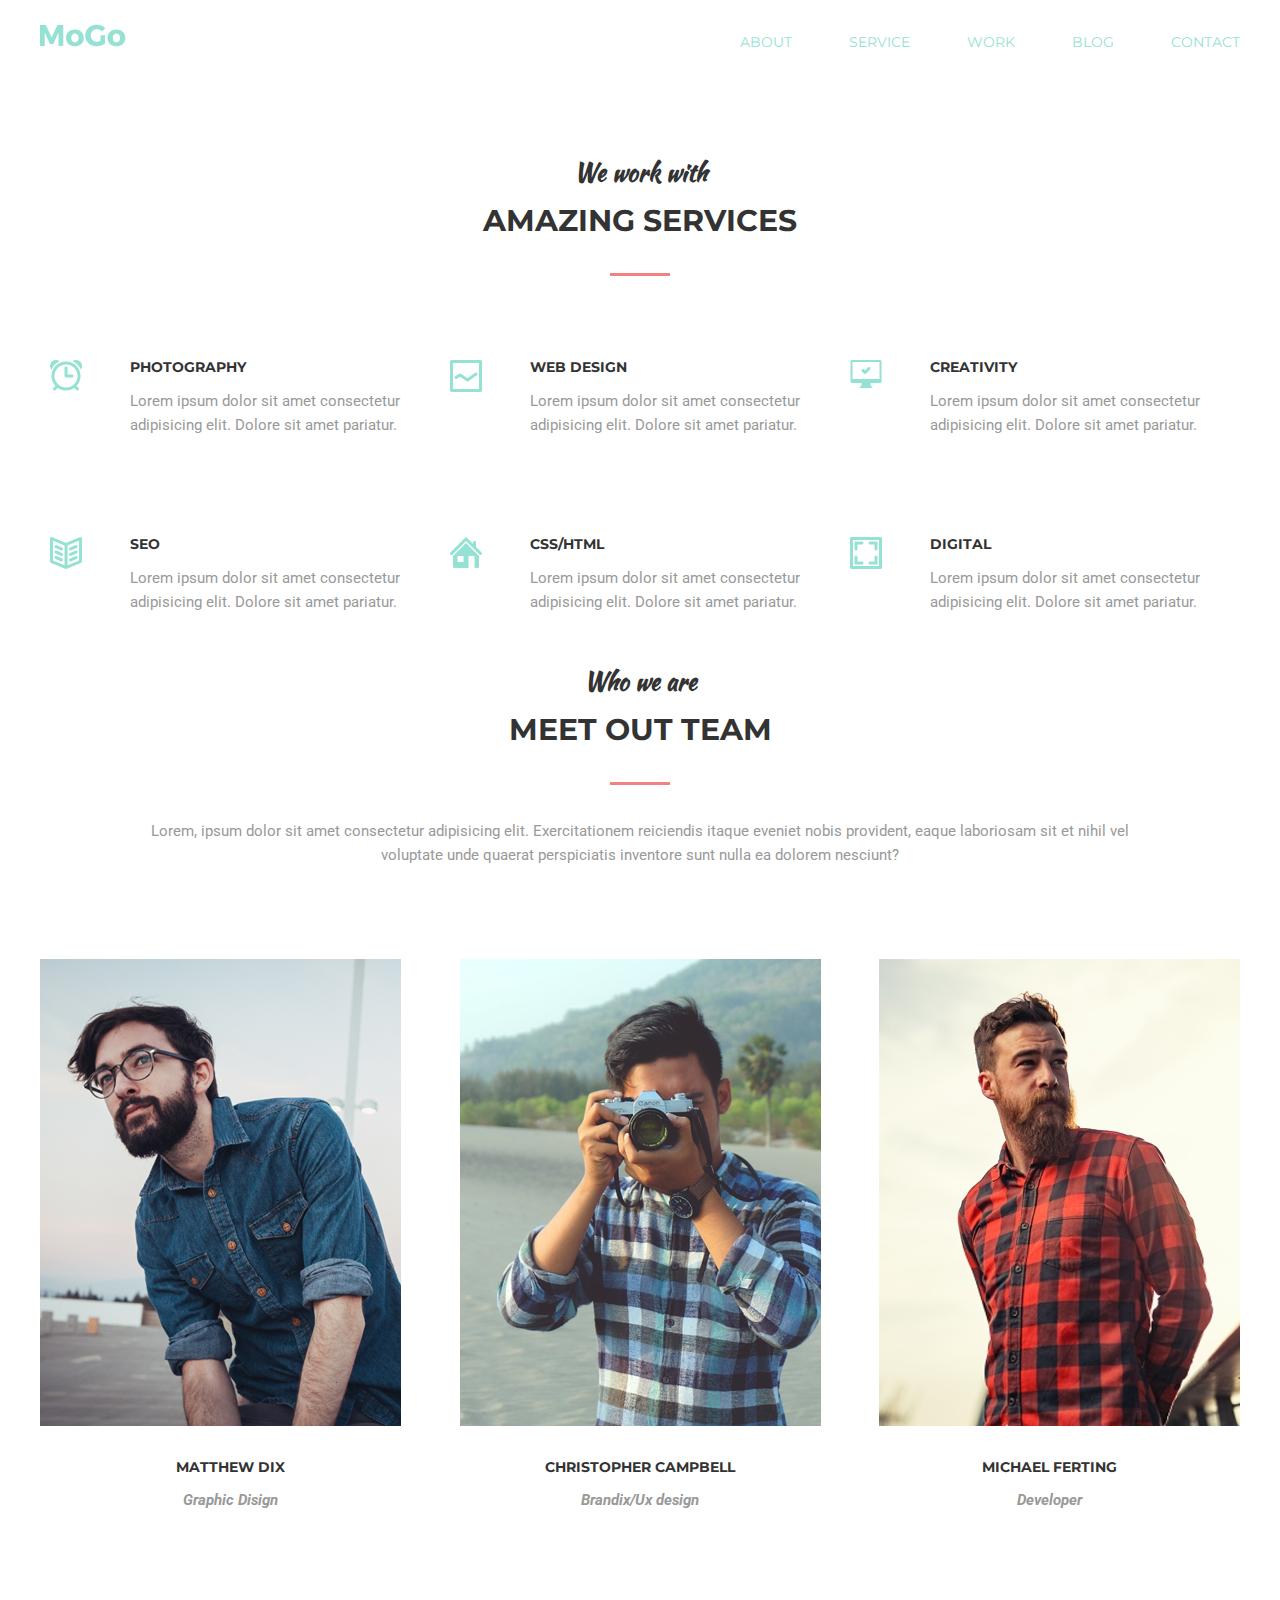
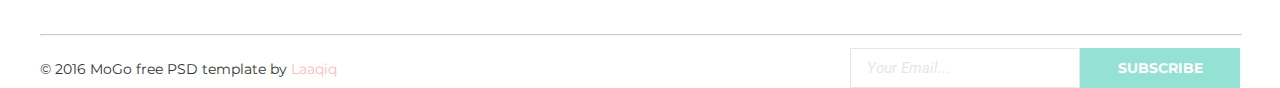
<file: HW-6/index.html>
<!DOCTYPE html>
<html lang="en">

<head>
  <meta charset="UTF-8" />
  <meta name="viewport" content="width=device-width, initial-scale=1.0" />
  <meta http-equiv="X-UA-Compatible" content="ie=edge" />
  <title>Lifestyle</title>
  <link href="https://fonts.googleapis.com/css?family=Open+Sans" rel="stylesheet" />
  <link href="https://fonts.googleapis.com/css?family=Roboto" rel="stylesheet" />
  <link href="https://fonts.googleapis.com/css?family=Kaushan+Script" rel="stylesheet">
  <link href="https://fonts.googleapis.com/css?family=Playfair+Display" rel="stylesheet" />
  <link href="https://fonts.googleapis.com/css?family=Kaushan+Script" rel="stylesheet">
  <link href="https://fonts.googleapis.com/css?family=Montserrat" rel="stylesheet">
  <link rel="stylesheet" href="./CSS/style.css" />
</head>

<body>
  <div class="wrapper">
    <div class="container">
      <header class="row row-header">
        <div class="logo-wrp col-1">
          <a href="#"><img src="./img/logo.png" alt="logo" class="logo"></a></div>
        <nav class="nav-header col-5">
          <ul class="menu">
            <li class="list-item"><a href="#" class="menu-link">About</a></li>
            <li class="list-item"><a href="#" class="menu-link">Service</a></li>
            <li class="list-item"><a href="#" class="menu-link">Work</a></li>
            <li class="list-item"><a href="#" class="menu-link">Blog</a></li>
            <li class="list-item"><a href="#" class="menu-link">Contact</a></li>
          </ul>
        </nav>
      </header>
    </div>
    <div class="main">
      <h3 class="subtitle">We work with</h3>
      <h2 class="title">Amazing services</h2>
      <div class="row services">
        <div class="service col-4 row">
          <div class="icon-wrp"><a href="#"><img src="./img/alarm.png" alt="clock"></a></div>
          <div class="service-text">
            <h4 class="service-title">Photography</h4>
            <p class="service-description">Lorem ipsum dolor sit amet consectetur adipisicing elit. Dolore sit amet
              pariatur.</p>
          </div>
        </div>
        <div class="service col-4 row">
          <div class="icon-wrp"><a href="#"><img src="./img/line-graph.png" alt="line-graph"></a></div>
          <div class="service-text">
            <h4 class="service-title">Web design</h4>
            <p class="service-description">Lorem ipsum dolor sit amet consectetur adipisicing elit. Dolore sit amet
              pariatur.</p>
          </div>
        </div>
        <div class="service col-4 row">
          <div class="icon-wrp"><a href="#"><img src="./img/computer.png" alt="computer"></a></div>
          <div class="service-text">
            <h4 class="service-title">Creativity</h4>
            <p class="service-description">Lorem ipsum dolor sit amet consectetur adipisicing elit. Dolore sit amet
              pariatur.</p>
          </div>
        </div>
        <div class="service col-4 row">
          <div class="icon-wrp"><a href="#"><img src="./img/book.png" alt="book"></a></div>
          <div class="service-text">
            <h4 class="service-title">Seo</h4>
            <p class="service-description">Lorem ipsum dolor sit amet consectetur adipisicing elit. Dolore sit amet
              pariatur.</p>
          </div>
        </div>
        <div class="service col-4 row">
          <div class="icon-wrp"><a href="#"><img src="./img/home.png" alt="home"></a></div>
          <div class="service-text">
            <h4 class="service-title">Css/html</h4>
            <p class="service-description">Lorem ipsum dolor sit amet consectetur adipisicing elit. Dolore sit amet
              pariatur.</p>
          </div>
        </div>
        <div class="service col-4 row">
          <div class="icon-wrp"><a href="#"><img src="./img/image.png" alt="image"></a></div>
          <div class="service-text">
            <h4 class="service-title">Digital</h4>
            <p class="service-description">Lorem ipsum dolor sit amet consectetur adipisicing elit. Dolore sit amet
              pariatur.</p>
          </div>
        </div>
      </div>
    </div>
    <h3 class="subtitle">Who we are</h3>
    <h2 class="title title-mdl">Meet out team</h2>
    <p class="middle-text">Lorem, ipsum dolor sit amet consectetur adipisicing elit. Exercitationem reiciendis itaque
      eveniet nobis provident, eaque laboriosam sit et nihil vel voluptate unde quaerat perspiciatis inventore sunt
      nulla ea dolorem nesciunt?</p>

    <div class="middle-card">
      <div class="card">
        <div class="card-purchase"></div>
        <div class="card-img-wrp">
          <img src="./img/img-1.jpg" alt="first man" class="card-man" />
          <div class="card-icon-wrp">
            <button class="btn btn-facebook">
              <img src="./img/facebook.png" alt="facebook" />
            </button>
            <button class="btn btn-twitter">
              <img src="./img/twitter.png" alt="twitter" />
            </button>
            <button class="btn btn-pinterest">
              <img src="./img/pinterest.png" alt="pinterest" />
            </button>
            <button class="btn btn-instagram">
              <img src="./img/instagram.png" alt="instagram" />
            </button>
          </div>
        </div>
      </div>
      <div class="card">
        <div class="card-purchase"></div>
        <div class="card-img-wrp">
          <img src="./img/img-2.jpg" alt="second man" class="card-man" />
          <div class="card-icon-wrp">
            <button class="btn btn-facebook">
              <img src="./img/facebook.png" alt="facebook" />
            </button>
            <button class="btn btn-twitter">
              <img src="./img/twitter.png" alt="twitter" />
            </button>
            <button class="btn btn-pinterest">
              <img src="./img/pinterest.png" alt="pinterest" />
            </button>
            <button class="btn btn-instagram">
              <img src="./img/instagram.png" alt="instagram" />
            </button>
          </div>
        </div>
      </div>
      <div class="card">
        <div class="card-purchase"></div>
        <div class="card-img-wrp">
          <img src="./img/img-3.jpg" alt="third man" class="card-man" />
          <div class="card-icon-wrp">
            <button class="btn btn-facebook">
              <img src="./img/facebook.png" alt="facebook" />
            </button>
            <button class="btn btn-twitter">
              <img src="./img/twitter.png" alt="twitter" />
            </button>
            <button class="btn btn-pinterest">
              <img src="./img/pinterest.png" alt="pinterest" />
            </button>
            <button class="btn btn-instagram">
              <img src="./img/instagram.png" alt="instagram" />
            </button>
          </div>
        </div>
      </div>
    </div>
    <div class="text-ftr">
      <div class="title-ftr">
        <h4 class="ftr-subtitle">Matthew Dix</h4>
        <h5 class="ftr-title">Graphic Disign</h5>
      </div>
      <div class="title-ftr">
        <h4 class="ftr-subtitle">Christopher Campbell</h4>
        <h5 class="ftr-title">Brandix/Ux design</h5>
      </div>
      <div class="title-ftr">
        <h4 class="ftr-subtitle">Michael Ferting</h4>
        <h5 class="ftr-title">Developer</h5>
      </div>
    </div>
    <hr class="shape">
    <footer class="ftr">
      <p class="copyright">
        © 2016 MoGo free PSD template by <span class="accent">Laaqiq</span></p>
      <form class="frm">
        <input type="email" name="email" placeholder="Your Email..." />
        <input type="submit" value="subscribe" />
      </form>
    </footer>
  </div>

</body>

</html>
</file>
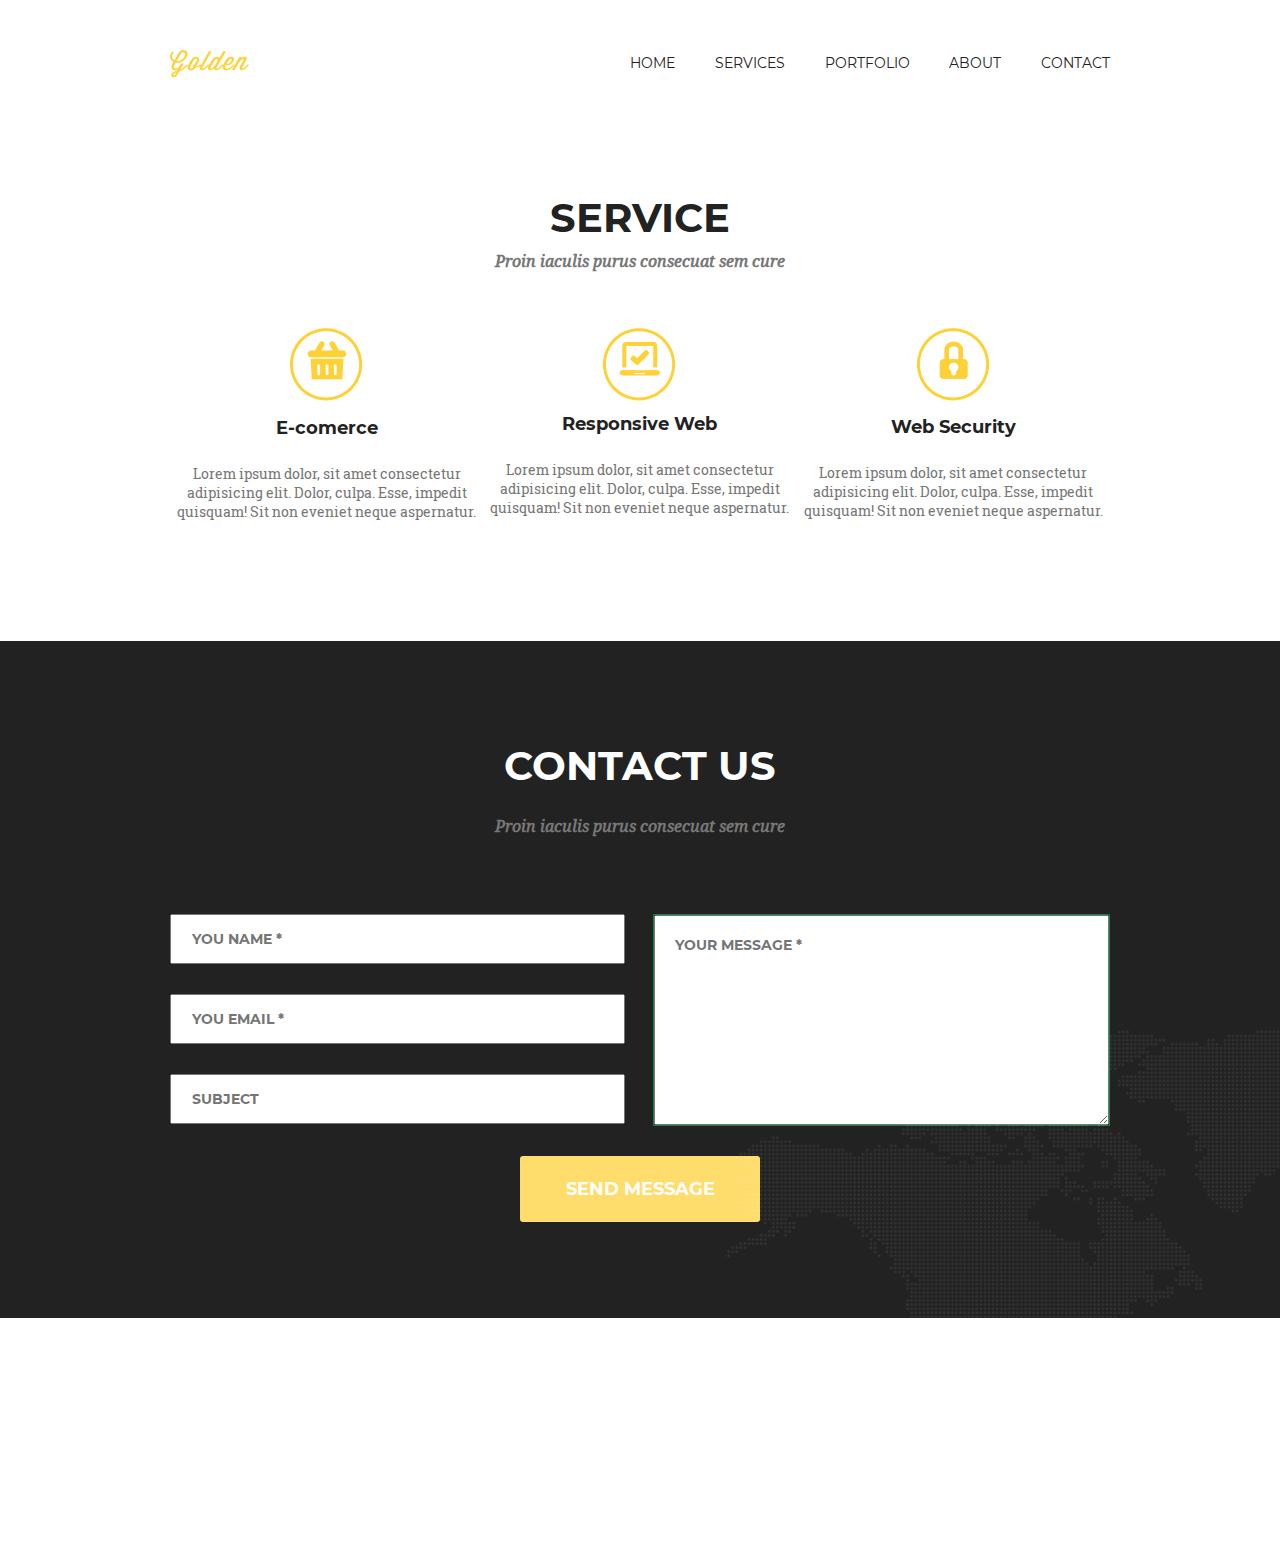
<file: HW-7/index.html>
<!DOCTYPE html>
<html lang="en">

<head>
  <meta charset="UTF-8" />
  <meta name="viewport" content="width=device-width, initial-scale=1.0" />
  <meta http-equiv="X-UA-Compatible" content="ie=edge" />
  <title>Lifestyle</title>
  <link rel="stylesheet" href="./css/style.css" />
  <link rel="stylesheet" href="./css/fonts.css" />
</head>

<body>
  <div class="wrapper">
    <div class="container">
      <header class="row row-header">
        <div class="logo-wrp">
          <a href="#"><img src="./img/logo.png" alt="logo" class="logo" /></a>
        </div>
        <nav class="nav-header">
          <ul class="menu">
            <li class="list-item"><a href="#" class="menu-link">Home</a></li>
            <li class="list-item">
              <a href="#" class="menu-link">Services</a>
            </li>
            <li class="list-item">
              <a href="#" class="menu-link">Portfolio</a>
            </li>
            <li class="list-item"><a href="#" class="menu-link">About</a></li>
            <li class="list-item">
              <a href="#" class="menu-link">Contact</a>
            </li>
          </ul>
        </nav>
      </header>
    </div>
    <div class="main">
      <h1 class="subtitle">Service</h1>
      <h2 class="title">Proin iaculis purus consecuat sem cure</h2>
      <div class="row services">
        <div class="service col-1">
          <div class="icon-wrp-up">
            <a href="#"><img src="./img/icon-basket.png" alt="icon-basket" /></a>
          </div>
          <div class="icon-wrp-down">
            <a href="#"><img src="./img/Circle-1.png" alt="Circle-1" /></a>
          </div>
          <div class="service-text-up">E-comerce</div>
          <div class="service-text-down">
            Lorem ipsum dolor, sit amet consectetur adipisicing elit. Dolor,
            culpa. Esse, impedit quisquam! Sit non eveniet neque aspernatur.
          </div>
        </div>
        <div class="service col-1">
          <div class="icon-wrp-up">
            <a href="#"><img src="./img/icon-laptop.png" alt="icon-laptop" /></a>
          </div>
          <div class="icon-wrp-down">
            <a href="#"><img src="./img/Circle-1.png" alt="Circle-1" /></a>
          </div>
          <div class="service-text-up">Responsive Web</div>
          <div class="service-text-down">
            Lorem ipsum dolor, sit amet consectetur adipisicing elit. Dolor,
            culpa. Esse, impedit quisquam! Sit non eveniet neque aspernatur.
          </div>
        </div>
        <div class="service col-1">
          <div class="icon-wrp-up">
            <a href="#"><img src="./img/icon-locked.png" alt="icon-locked" /></a>
          </div>
          <div class="icon-wrp-down">
            <a href="#"><img src="./img/Circle-1.png" alt="Circle-1" /></a>
          </div>
          <div class="service-text-up">Web Security</div>
          <div class="service-text-down">
            Lorem ipsum dolor, sit amet consectetur adipisicing elit. Dolor,
            culpa. Esse, impedit quisquam! Sit non eveniet neque aspernatur.
          </div>
        </div>
      </div>
    </div>
    <div class="form-menu">
      <div class="menu-down">
        <h1 class="middle-subtitle">Contact Us</h1>
        <h2 class="middle-title">Proin iaculis purus consecuat sem cure</h2>
        <div class="picture-map">
          <img src="./img/Map_Image.png" alt="map" class="picture" />
        </div>
        <div class="menu-contacts">
          <form class="contact-form" action="#" id="contact-form" method="POST">
            <div class="left-f">
              <input class="contact-input" type="text" name="name" placeholder="You name *" required />
              <input class="contact-input" type="email" name="email" placeholder="You email *" required />
              <input class="contact-input" type="text" name="subject" placeholder="Subject" />
            </div>
            <div class="right-f">
              <textarea class="contact-textarea" name="body" cols="51" rows="12" placeholder="Your message *"
                required></textarea>
            </div>
            <button class="btn">Send Message</button>
          </form>
        </div>
      </div>
    </div>
  </div>
</body>

</html>
</file>
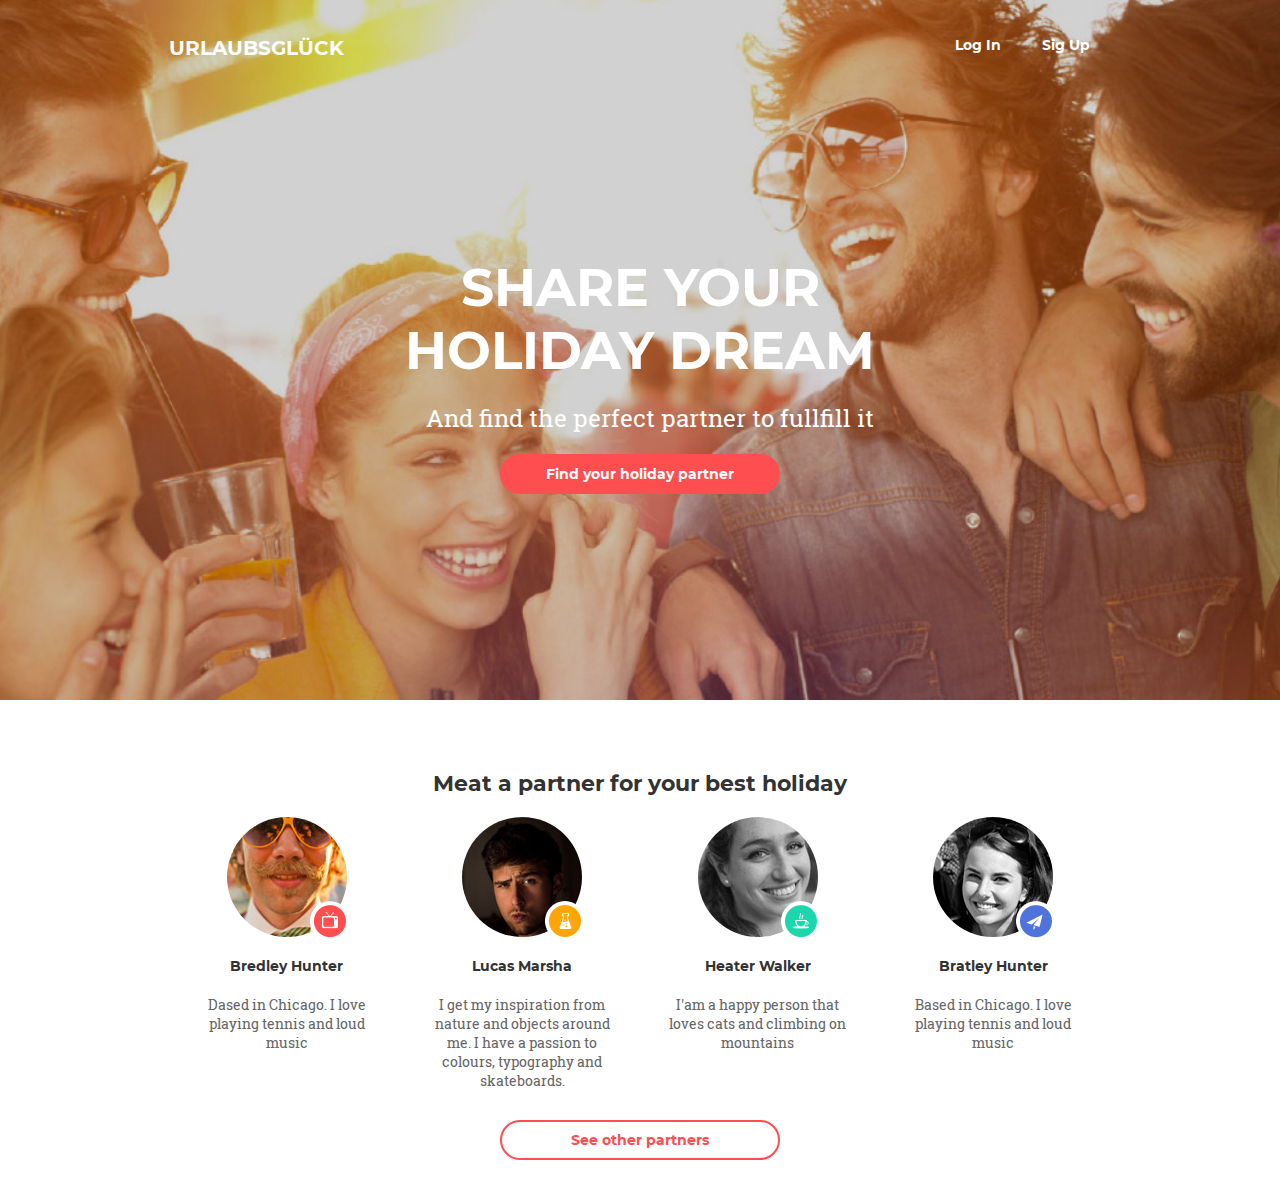
<file: HW-8/index.html>
<!DOCTYPE html>
<html lang="en">

<head>
  <meta charset="UTF-8" />
  <meta name="viewport" content="width=device-width, initial-scale=1.0" />
  <meta http-equiv="X-UA-Compatible" content="ie=edge" />
  <link rel="stylesheet" href="./css/fonts.css" />
  <link rel="stylesheet" href="./css/style.css" />
  <title>Responsive hw-8</title>
</head>

<body>
  <div class="wrapper">
    <div class="container-fluid container-fluid--header">
      <header class="row-header">
        <div class="logo-wrp"><a href="#" class="logo">URLAUBSGLÜCK</a></div>
        <nav class="nav-header">
          <ul class="nav-menu">
            <li class="list-item">
              <a href="#" class="list-link"><img src="./img/border.png" class="link-border" alt="link-border" />Log In</a>
            </li>
            <li class="list-item">
              <a href="#" class="list-link"><img src="./img/border.png" class="link-border" alt="link-border" />Sig Up</a>
            </li>
          </ul>
        </nav>
      </header>
      <div class="wrp-header">
        <h2 class="title-header">
          Share your holiday dream
        </h2>
        <p class="sub-title-header">
          And find the perfect partner to fullfill it
        </p>
        <button class="btn btn--header">Find your holiday partner</button>
      </div>
    </div>
    <div class="main-wrp">
      <h3 class="main-title">Meat a partner for your best holiday</h3>
      <div class="content">
        <div class="card">
          <div class="card-img-wrp">
            <img src="./img/bradley.jpg" alt="bradley" class="card-people" />
            <img src="./img/icon-tv.png" alt="tv" class="card-objects" />
          </div>
          <div class="card-text-wrp">
            <span class="card-title">Bredley Hunter</span>
            <span class="card-subtitle">Dased in Chicago. I love playing tennis and loud music</span>
          </div>
        </div>
        <div class="card">
          <div class="card-img-wrp">
            <img src="./img/lucas.jpg" alt="lucas" class="card-people" />
            <img src="./img/icon-chemical.png" alt="chemical" class="card-objects" />
          </div>
          <div class="card-text-wrp">
            <span class="card-title">Lucas Marsha</span>
            <span class="card-subtitle">I get my inspiration from nature and objects around me. I have
              a passion to colours, typography and skateboards.</span>
          </div>
        </div>
        <div class="card">
          <div class="card-img-wrp">
            <img src="./img/heather.jpg" alt="heather" class="card-people" />
            <img src="./img/icon-tea.png" alt="tea" class="card-objects" />
          </div>
          <div class="card-text-wrp">
            <span class="card-title">Heater Walker</span>
            <span class="card-subtitle">I'am a happy person that loves cats and climbing on mountains</span>
          </div>
        </div>
        <div class="card">
          <div class="card-img-wrp">
            <img src="./img/hunter.jpg" alt="heather" class="card-people" />
            <img src="./img/icon-fly.png" alt="fly" class="card-objects" />
          </div>
          <div class="card-text-wrp">
            <span class="card-title">Bratley Hunter</span>
            <span class="card-subtitle">Based in Chicago. I love playing tennis and loud music</span>
          </div>
        </div>
      </div>
      <button class="btn btn--main">See other partners</button>
    </div>
  </div>
</body>

</html>
</file>
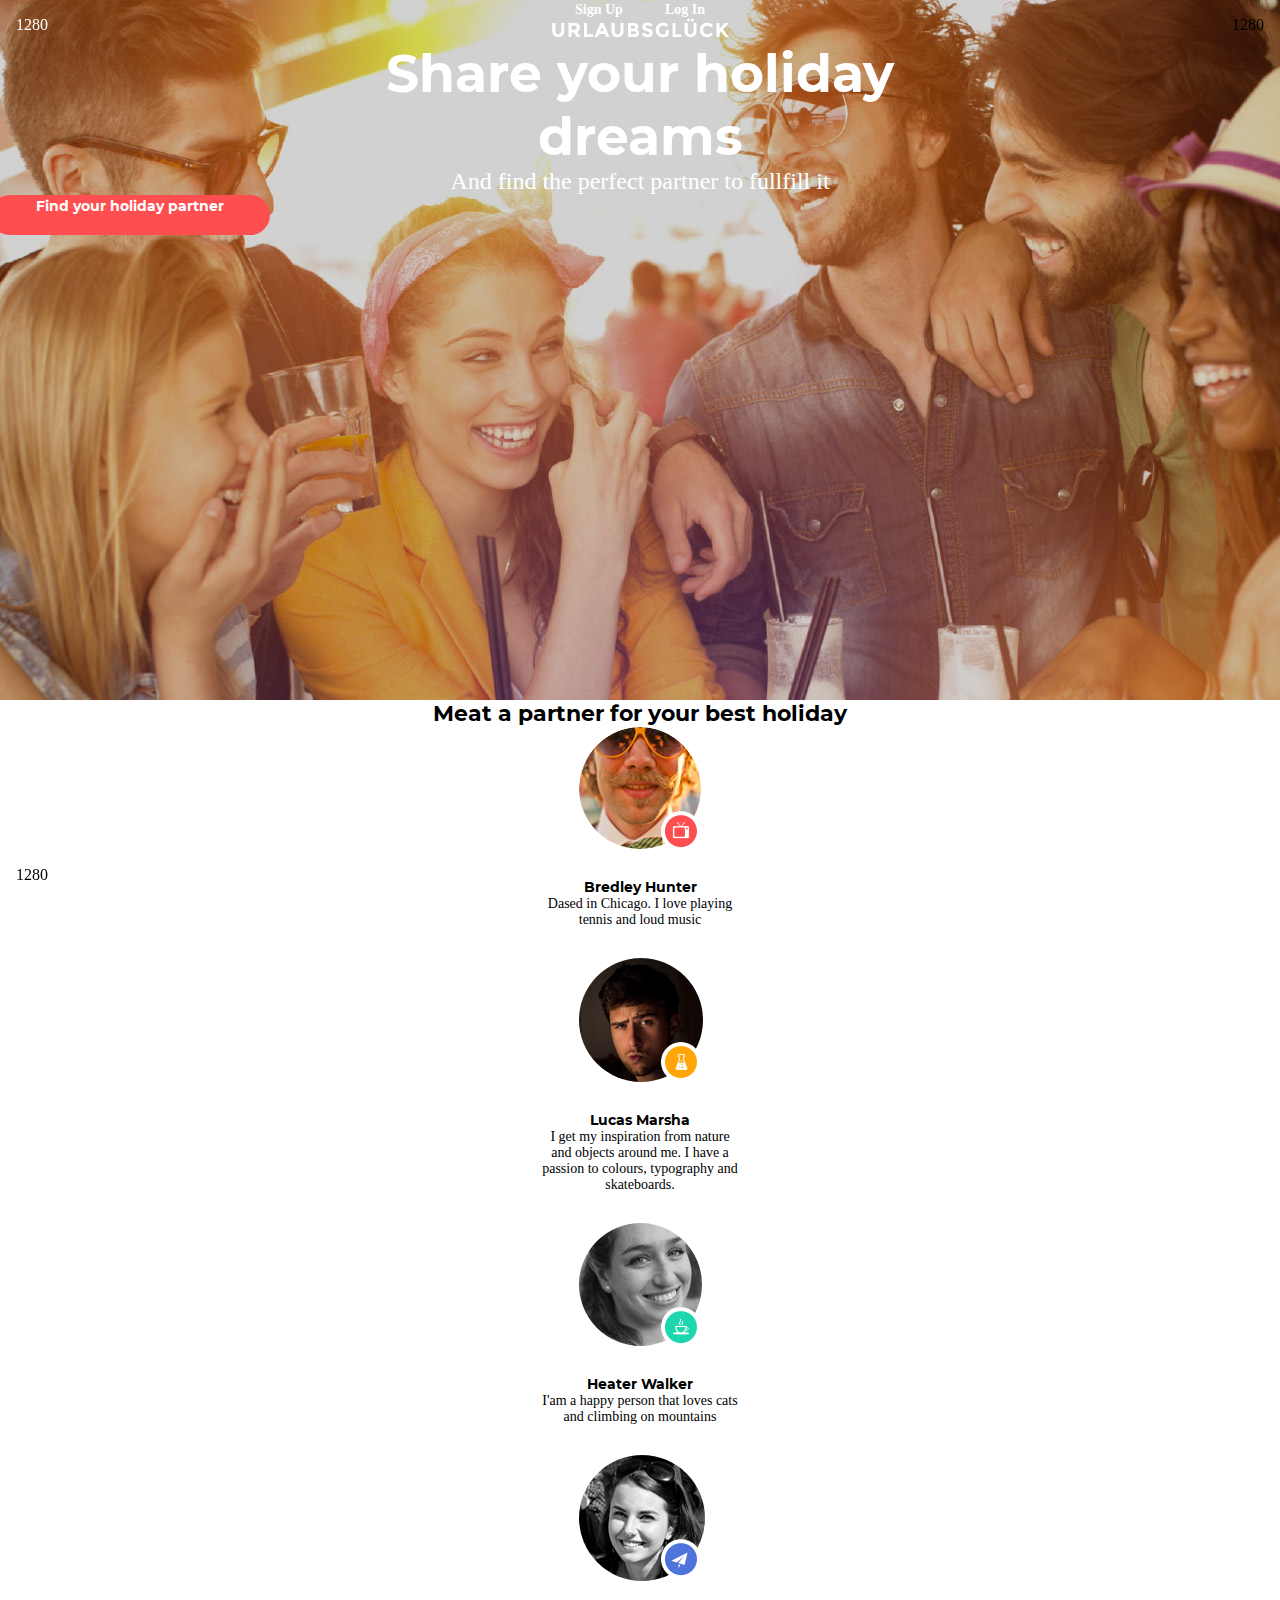
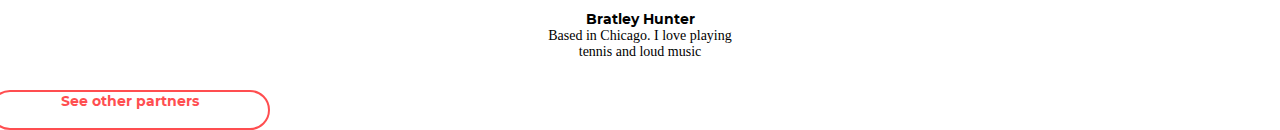
<file: HW-9/index.html>
<!DOCTYPE html>
<html lang="en">

<head>
  <meta charset="UTF-8" />
  <meta name="viewport" content="width=device-width, initial-scale=1.0" />
  <meta http-equiv="X-UA-Compatible" content="ie=edge" />
  <link rel="stylesheet" href="./css/fonts.css" />
  <link rel="stylesheet" href="./css/style.css" />
  <link rel="stylesheet" href="https://stackpath.bootstrapcdn.com/bootstrap/4.1.1/css/bootstrap.min.css"
    integrity="sha384-WskhaSGFgHYWDcbwN70/dfYBj47jz9qbsMId/iRN3ewGhXQFZCSftd1LZCfmhktB" crossorigin="anonymous">
  <title>Bootstrap-9</title>
</head>

<body>
  <div class="container-fluid">
    <div class="container pt-3">
      <div class="row pt-1 justify-content-md-between mb-5">
        <div class="user-wrp col-12 d-flex justify-content-center col-md-4 order-md-2 mb-5 ">
          <a href="#" class="user user--signup typographic-mb text-light mb-5">Sign Up</a>
          <a href="#" class="user user--login typographic-mb text-light mb-5 ">Log In</a>
        </div>
        <div
          class="logo-wrp d-flex justify-content-center col-12 col-md-4 align-self-center align-self-md-start order-md-1 mt-1 mt-md-2 ">
          <img src="./img/Logo.png" alt="logo" class="logo-img" />
        </div>
      </div>
    </div>
    <div class="row mb-2">
      <div class="title col-12">
        <h2 class="title-header typographic-mb text-uppercase text-light mb-3">
          Share your holiday dreams
        </h2>
        <p class="sub-header col-12 text-light">And find the perfect partner to fullfill it
        </p>
      </div>
    </div>
    <div class="row justify-content-center mb-3">
      <div class="btn-wrp">
        <div class="btn btn--header text-light">Find your holiday partner</div>
      </div>
    </div>
  </div>

  <div class="container mb-5">
    <div class="row pt-5">
      <h2 class="main-title col-12 align-self-center mb-5">Meat a partner for your best holiday</h2>
    </div>
    <div class="carts row justify-content-center mb-4">
      <div class="cart col-10 col-md-4 col-lg-3 order-md-1">
        <div class="card-img-wrp">
          <div class="people-img"><img src="./img/bradley.jpg" alt="bradley" class="card-people" /></div>
          <img src="./img/icon-tv.png" alt="tv" class="card-objects" />
        </div>
        <div class="card-text-wrp">
          <span class="card-title">Bredley Hunter</span>
          <span class="card-subtitle">Dased in Chicago. I love playing tennis and loud music</span>
        </div>
      </div>
      <div class="cart col-10 col-md-4 col-lg-3 order-md-4">
        <div class="card-img-wrp">
          <img src="./img/lucas.jpg" alt="lucas" class="card-people" />
          <img src="./img/icon-chemical.png" alt="chemical" class="card-objects" />
        </div>
        <div class="card-text-wrp">
          <span class="card-title">Lucas Marsha</span>
          <span class="card-subtitle">I get my inspiration from nature and objects around me. I have
            a passion to colours, typography and skateboards.</span>
        </div>
      </div>
      <div class="w-100 d-none d-md-block d-lg-none order-md-3">
      </div>
      <div class="cart col-10 col-md-4 col-lg-3 order-md-2">
        <div class="card-img-wrp">
          <img src="./img/heather.jpg" alt="heather" class="card-people" />
          <img src="./img/icon-tea.png" alt="tea" class="card-objects" />
        </div>
        <div class="card-text-wrp">
          <span class="card-title">Heater Walker</span>
          <span class="card-subtitle">I'am a happy person that loves cats and climbing on mountains</span>
        </div>
      </div>
      <div class="cart col-10 col-md-4 col-lg-3 order-md-5">
        <div class="card-img-wrp">
          <img src="./img/hunter.jpg" alt="heather" class="card-people" />
          <img src="./img/icon-fly.png" alt="fly" class="card-objects" />
        </div>
        <div class="card-text-wrp">
          <span class="card-title">Bratley Hunter</span>
          <span class="card-subtitle">Based in Chicago. I love playing tennis and loud music</span>
        </div>
      </div>
    </div>
    <div class="row btn btn--main justify-content-center mb-4">See other partners
    </div>
  </div>
  </div>
  <script src="./js/width.js"></script>
</body>

</html>
</file>
<file: style.css>
* {
  margin: 0;
  padding: 0;
}

.wrapper {
position:relative;
}

.slider-img {
width: 100%;
height: 100%;
}

.text-hw1 {
display:block;
text-align:left;
width: 400px;
font-size: 24px;
font-family: "Kaushan Script", cursive;
color:white;
}

.list-title1 {
position: absolute;
top:10px;
animation: logo-appear 1s linear;
}

.list-title2 {
  display: block;
  width: 930px;
  position: absolute;
  top:10px;
  left: 370px;
  animation: logo-appear 1s linear;
  }
  

.sub-title {
position: absolute;
display:block;
top:80px;
left:40px;
animation: jello 1s linear;
}

.examples {
  display: flex;
  justify-content: space-between;
  width: 930px;
  cursor: pointer;
  position: absolute;
  top: 100px;
  left: 300px;
}


.sub-title li {
display:block;
}

.list-link {
font-size: 16px;
font-family: "Kaushan Script", cursive;
 display: block;
 color: #9acd32;
 cursor: pointer;
 text-decoration: none;
 margin: 5px 0px;
 
}

.list-link:hover {
color: #ff4500;
}

.home-works {
  
}

a:hover {
transform: scale(1.5);
}

.examples li {
  display:block;
}

.ull {
  display: flex;
  width: 525px;
  flex-wrap: wrap;
  justify-content: space-between;
}
.maket {
  display: block;
}
.examples li:hover {
   transform: scale(2.5);
   }


/*      ainmation       */

@keyframes logo-appear {
  0% {
    transform: translateY(-100px);
    opacity: 0; 
  }

  50% {
    transform: translateY(0);
    opacity: 1;
    transform: rotate(0);
  }

  100% {
    transform: rotate(360deg);
  }
}

@keyframes jello {
  from,
  11.1%,
  to {
    transform: translate3d(0, 0, 0);
  }

  22.2% {
    transform: skewX(-12.5deg) skewY(-12.5deg);
  }

  33.3% {
    transform: skewX(6.25deg) skewY(6.25deg);
  }

  44.4% {
    transform: skewX(-3.125deg) skewY(-3.125deg);
  }

  55.5% {
    transform: skewX(1.5625deg) skewY(1.5625deg);
  }

  66.6% {
    transform: skewX(-0.78125deg) skewY(-0.78125deg);
  }

  77.7% {
    transform: skewX(0.390625deg) skewY(0.390625deg);
  }

  88.8% {
    transform: skewX(-0.1953125deg) skewY(-0.1953125deg);
  }
}

.jello {
  animation-name: jello;
  transform-origin: center;
}

@keyframes logo-appear {
  0% {
    transform: translateY(-100px);
    opacity: 0; 
  }

  50% {
    transform: translateY(0);
    opacity: 1;
    transform: rotate(0);
  }

  100% {
    transform: rotate(360deg);
  }
}
</file>
<file: HW-10/css/style.css>
:root {
  --col: 80px;
  --gap: 20px;
  --cl: calc(var(--col) + var(--gap));
}

img {
  display: block;
}

/*      HEADER      */

.fluid-header {
  width: 100%;
  height: 1000px;
  margin: 0 auto;
  z-index: 3;
  background-image: -moz-linear-gradient(
    90deg,
    rgb(252, 227, 138) 0%,
    rgb(243, 129, 129) 100%
  );
  background-image: -webkit-linear-gradient(
    90deg,
    rgb(252, 227, 138) 0%,
    rgb(243, 129, 129) 100%
  );
  background-image: -ms-linear-gradient(
    90deg,
    rgb(252, 227, 138) 0%,
    rgb(243, 129, 129) 100%
  );
}

.picture-map {
  display: -webkit-box;
  display: -ms-flexbox;
  display: flex;
  -webkit-box-pack: center;
  -ms-flex-pack: center;
  justify-content: center;
  position: absolute;
  height: 1000px;
  width: 100%;
  margin: 0 auto;
  z-index: 2;
  opacity: 0.05;
}

ul {
  list-style: none;
}

a {
  text-decoration: none;
  font-size: 14px;
  font-family: "Montserrat";
  color: rgb(255, 255, 255);
  text-transform: uppercase;
}

.container {
  width: 1200px;
  z-index: 5;
  position: relative;
  display: -webkit-box;
  display: -ms-flexbox;
  display: flex;
  -webkit-box-pack: justify;
  -ms-flex-pack: justify;
  justify-content: space-between;
  margin: auto;
  margin-bottom: 165px;
}

.text-up {
  font-size: 72px;
  font-family: "Kaushan Script", cursive;
  color: rgb(255, 255, 255);
  text-align: center;
  margin-bottom: 70px;
}

.text-middle {
  font-size: 150px;
  margin: 0 auto;
  display: block;
  width: 830px;
  font-family: "Montserrat", sans-serif;
  color: rgb(255, 255, 255);
  font-weight: bold;
  text-transform: uppercase;
  text-align: center;
}

.wrapper {
  margin: 0 auto;
  width: 1200px;
}

.row-header {
  width: 1200px;
  height: 60px;
  display: -webkit-box;
  display: -ms-flexbox;
  display: flex;
  -webkit-box-pack: justify;
  -ms-flex-pack: justify;
  justify-content: space-between;
  -webkit-box-align: baseline;
  -ms-flex-align: baseline;
  align-items: baseline;
}

.col-1 {
  width: var(--cl);
}

.col-4 {
  width: calc(var(--cl) * 4);
}

.col-5 {
  width: calc(var(--cl) * 5);
}

.col-6 {
  width: calc(var(--cl) * 6);
}

.logo-wrp {
  padding: 24px 0 0 0;
  display: -webkit-box;
  display: -ms-flexbox;
  display: flex;
  -webkit-box-align: center;
  -ms-flex-align: center;
  align-items: center;
  -webkit-box-pack: justify;
  -ms-flex-pack: justify;
  justify-content: space-between;
}

.menu {
  display: -webkit-box;
  display: -ms-flexbox;
  display: flex;
  -webkit-box-align: center;
  -ms-flex-align: center;
  align-items: center;
  -webkit-box-pack: justify;
  -ms-flex-pack: justify;
  justify-content: space-between;
}

.menu__link::after {
  content: "";
  display: block;
  height: 6px;
  width: 0;
  border-bottom: 3px solid rgb(252, 227, 138);
  -webkit-transition: all 0.4s linear;
  -o-transition: all 0.4s linear;
  transition: all 0.4s linear;
}

.menu__link {
  font-size: 14px;
  font-family: "Montserrat", sans-serif;
  color: rgb(255, 255, 255);
  text-transform: uppercase;
}

.menu__link:hover {
  color: rgb(252, 227, 138);
}

.menu__link:hover::after {
  width: 100%;
}

/*    Main  text  */

.main {
  -webkit-box-sizing: border-box;
  box-sizing: border-box;
  display: block;
  float: none;
  width: 1200px;
  margin: 0 auto;
}

.main__subtitle {
  font-size: 24px;
  font-family: "Kaushan Script", cursive;
  color: rgb(51, 51, 51);
  text-align: center;
  margin-bottom: 12px;
  margin-top: 80px;
}

.main__title {
  font-size: 30px;
  font-family: "Montserrat";
  color: rgb(51, 51, 51);
  font-weight: bold;
  text-transform: uppercase;
  text-align: center;
}

.main__title::after {
  content: "";
  display: block;
  width: 60px;
  height: 3px;
  color: rgb(252, 227, 138);
  margin: 34px auto;
}

/*    Main menu   */

.service__icon {
  width: var(--col);
  -ms-flex-preferred-size: var(--col);
  flex-basis: var(--col);
  -ms-flex-negative: 0;
  flex-shrink: 0;
}

.service {
  display: -webkit-box;
  display: -ms-flexbox;
  display: flex;
  -ms-flex-wrap: wrap;
  flex-wrap: wrap;
  -webkit-box-pack: justify;
  -ms-flex-pack: justify;
  justify-content: space-between;
  padding: 0 10px;
}

.service__wrp {
  display: -webkit-box;
  display: -ms-flexbox;
  display: flex;
  width: 380px;
  -webkit-box-pack: justify;
  -ms-flex-pack: justify;
  justify-content: space-between;
  -webkit-box-align: start;
  -ms-flex-align: start;
  align-items: flex-start;
  margin: 50px 0;
}

.service__title {
  font-size: 14px;
  font-family: "Montserrat", sans-serif;
  color: rgb(51, 51, 51);
  text-transform: uppercase;
  line-height: 1;
  margin: 0 0 15px 0;
}

.service__description {
  font-size: 15px;
  font-family: "Roboto", serif;
  color: rgb(153, 153, 153);
  line-height: 1.6;
}

/*    MIDDLE  */

.title-ftr {
  margin-bottom: 45px;
}


.middle__title {
  font-size: 24px;
  font-family: "Kaushan Script", cursive;
  color: rgb(51, 51, 51);
  text-align: center;
  margin-bottom: 12px;
}

.middle__subtitle{
  font-size: 30px;
  font-family: "Montserrat", sans-serif;
  color: rgb(51, 51, 51);
  font-weight: bold;
  text-transform: uppercase;
  text-align: center;
}




.middle-text {
  margin: 0 auto;
  font-size: 15px;
  font-family: "Roboto";
  color: rgb(153, 153, 153);
  line-height: 1.6;
  text-align: center;
  display: block;
  width: 980px;
  margin-bottom: 92px;
}

.middle-card {
  width: 1200px;
  display: -webkit-box;
  display: -ms-flexbox;
  display: flex;
  -webkit-box-pack: justify;
  -ms-flex-pack: justify;
  justify-content: space-between;
}

.card {
  width: 361px;
  position: relative;
  height: 467px;
  overflow: hidden;
  margin-bottom: 32px;
  z-index: 25;
}

.card__purchase {
  position: absolute;
  opacity: 0.5;
  margin: 0 auto;
  width: 361px;
  height: 467px;
  z-index: 5;
  margin: 0;
}

.card__img {
  position: absolute;
  opacity: 0;
  right: 0px;
  bottom: 0px;
  width: 361px;
  height: 477px;
  z-index: 10;
  margin: 0;
}

.card:hover {
  -webkit-transition: all 0.4s;
  -o-transition: all 0.4s;
  transition: all 0.4s;
  opacity: 1;
  -webkit-transform: translate(-10px, -10px);
  -ms-transform: translate(-10px, -10px);
  transform: translate(-10px, -10px);
  -webkit-box-shadow: 10px 10px rgb(149, 225, 211);
  box-shadow: 10px 10px rgb(149, 225, 211);
}

.card:hover .card__purchase {
  background: -webkit-linear-gradient(
    left,
    rgb(252, 227, 138) 0%,
    rgb(243, 129, 129) 100%
  );
  background: -o-linear-gradient(
    left,
    rgb(252, 227, 138) 0%,
    rgb(243, 129, 129) 100%
  );
  background: linear-gradient(
    90deg,
    rgb(252, 227, 138) 0%,
    rgb(243, 129, 129) 100%
  );
}

.card:hover .card__img {
  opacity: 1;
}

/*       Buttons      */

.service__icon svg {
  display: inline-block;
  width: 38px;
  height: 38px;
  fill: rgb(149, 225, 211);
}

.card__img svg {
  display: inline-block;
  width: 28px;
  height: 28px;
  fill: rgb(243, 129, 129);
}

.card__btn:hover svg {
  fill: rgb(255, 255, 255);
}

.card__btn {
  cursor: pointer;
  position: absolute;
  display: block;
  bottom: 208px;
  border: none;
  width: 55px;
  height: 55px;
  background-color: rgb(252, 227, 138);
}

.card__btn--facebook {
  padding: 0 22px;
  left: 78px;
}

.card__btn--twitter {
  padding: 0 15px;
  margin: 0 2px;
  left: 133px;
}

.card__btn--pinterest {
  padding: 0 14px;
  margin: 0 4px;
  left: 188px;
}

.card__btn--instagram {
  padding: 0 15px;
  margin: 0 6px;
  left: 243px;
}

.card__btn:hover,
.card__btn:focus {
  background-color: rgb(243, 129, 129);
}

/*   Foter   */

.shape {
  background-color: rgb(229, 229, 229);
  opacity: 0.5;
  width: 1200px;
  margin-bottom: 12px;
}

form {
  font-size: 0;
  vertical-align: middle;
}

input {
  font-size: 16px;
  border: none;
  -webkit-box-shadow: none;
  box-shadow: none;
  vertical-align: middle;
}

input[type="email"] {
  width: 230px;
  height: 40px;
  border: 1px solid #e7e7e7;
  -webkit-box-sizing: border-box;
  box-sizing: border-box;
  padding-left: 1rem;
}

input[type="submit"] {
  width: 160px;
  height: 40px;
  background: var(--main);
  border: none;
  color: #fff;
  background-color: rgb(149, 225, 211);
  text-transform: uppercase;
  font-family: "Montserrat", serif;
  font-size: 14px;
  font-weight: bold;
}

input::-webkit-input-placeholder {
  color: #e7e7e7;
  font-family: "Roboto", sans-serif;
  font-style: italic;
  font-size: 15px;
}
input:-ms-input-placeholder {
  color: #e7e7e7;
  font-family: "Roboto", sans-serif;
  font-style: italic;
  font-size: 15px;
}
input::-ms-input-placeholder {
  color: #e7e7e7;
  font-family: "Roboto", sans-serif;
  font-style: italic;
  font-size: 15px;
}
input::placeholder {
  color: #e7e7e7;
  font-family: "Roboto", sans-serif;
  font-style: italic;
  font-size: 15px;
}

.ftr {
  width: 1200px;
  display: -webkit-box;
  display: -ms-flexbox;
  display: flex;
  -webkit-box-pack: justify;
  -ms-flex-pack: justify;
  justify-content: space-between;
  margin-bottom: 70px;
}

.copyright {
  width: 312px;
  padding: 12px 0 0 0;
  font-size: 14px;
  font-family: "Montserrat";
  color: rgb(51, 51, 51);
}

.accent {
  color: rgb(246, 192, 192);
}

.frm {
  width: 390px;
  cursor: pointer;
}

.text-ftr {
  display: -webkit-box;
  display: -ms-flexbox;
  display: flex;
  text-align: center;
  width: 1200px;
  -webkit-box-pack: justify;
  -ms-flex-pack: justify;
  justify-content: space-between;
}

.title-ftr {
  width: 381px;
}

.card__subtitle {
  text-align: center;
  font-size: 14px;
  font-family: "Montserrat";
  color: rgb(51, 51, 51);
  text-transform: uppercase;
  margin-bottom: 15px;
}

.card__title {
  font-size: 15px;
  font-family: "Roboto";
  color: rgb(153, 153, 153);
  font-style: italic;
  text-align: center;
  margin-bottom: 50px;
}
</file>
<file: HW-3/CSS/style.css>
* {
  margin: 0;
  padding: 0;
}
body {
  font-size: 30px;
  font-family:"PlayfairDisplay", sans-serif;
  color: rgb(98, 98, 98);
  line-height: 1.2;
}
.wrapper {
  width: 900px;
  margin: auto;
  background-color: white;
  padding-top: 32px;
}
.list {
  font-size: 14px;
  font-family: 'Playfair Display', serif;
  text-transform: uppercase;
  line-height: 1.714;
  text-align: center;
  color: rgb(98, 98, 98);
  margin-left: 10px;
  padding: 32px;
  margin-bottom: 32px; 
  }
.list-item {
  display: inline-block;
  text-align: center;
}
.list-link {
  display: inline-block;
  width: 150px;
  text-decoration: none;
  text-align: center;
  font-family: 'Playfair Display', serif;
  text-transform: uppercase;
  color: #444;
}
.list-link:hover {
  color: blue;
}
main {
    font-size: 0;
}
.sub-title {
  display: inline-block;
  font-size: 14px;
  font-family: "Ubuntu";
  color: rgb(180, 173, 158);
  text-transform: uppercase;
  line-height: 1.2;
 }
.box {
  font-size: 16px;
  vertical-align: top;
  display: inline-block;
  width: 46%;
  margin-bottom: 30px;
  text-align: justify;
}
.box-title {
  font-size: 30px;
  font-family:"PlayfairDisplay", sans-serif;
  color: rgb(98, 98, 98);
  line-height: 1.2;
}
.sub-title {
  margin-bottom: 30px;
  font-size: 14px;
}
.box-image-wrp {
  margin-bottom: 30px;
}
.box-title {
  margin-bottom: 30px;
}
.box-mr {
  margin-right: 60px;
}
.btn {
  font-size: 20px;
  font-family: 'Playfair Display', serif;
  color: rgb(98, 98, 98);
  line-height: 1.2;
  text-align: center;
  padding: 10px 20px 10px 20px;
  cursor: pointer;
  display: block;
  margin: auto;
 }
 .text {
  display: inline-block;
  font-size: 14px;
  font-family: 'Playfair Display', serif;
  color: rgb(98, 98, 98);
}
</file>
<file: HW-4/CSS/style.css>
html {
  box-sizing: border-box;
}
.wrapper {
  width: 1170px;
  margin: 0 auto;
  padding-top: 32px;
}
.page-header {
  margin-bottom: 110px;
  padding: 0 25px
}
.list-logo {
  float: left;
  font-size: 30px;
  font-family: "OpenSans", sans-serif;
  color: rgb(0, 0, 0);
  text-transform: uppercase;
  line-height: 1.067;
}
.list-logo::first-letter {
  color: rgb(26, 188, 156);
}
img 
{display: block;
}
.site-navigation {
  float: right;
  margin-top: 10px;
  padding: 0;
  font-size: 13px;
  list-style: none;
}
main {
  padding: 0 15px;
}
.site-navigation li {
  float: left;
}
.list-item a {
  padding: 0 10px;
}
.site-navigation li {
  margin-left: 15px;
}
.site-navigation a {
  font-weight: bold;
  display: block;
  font-family: "OpenSans", sans-serif;
  text-transform: uppercase;
  text-decoration: none;
  color: rgb(96, 96, 96);
  line-height: 14px;
}
.site-navigation a:hover,
.site-navigation a:focus {
  color: rgb(26, 188, 156);
}
.title {
  font-size: 48px;
  text-align: center;
  text-transform: uppercase;
  font-family: "Roboto", sans-serif;
  color: rgb(81, 81, 81);
}
.title::after {
  content: "";
  display: block;
  width: 164px;
  height: 7px;
  background-color: rgb(26, 188, 156);
  margin: 20px auto;
}
.card {
  width: 255px;
  height: 320px;
  overflow: hidden;
  cursor: pointer;
  vertical-align: middle;
  margin: 0 15px 30px;
  float: left;
  margin: 0 15px 30px;
  }
}
.card-img-wrp {
  height: 280px;
  }
.content { 
  height: 720px;
}
.card-text-wrp {
  height: calc(320px - 280px);
  background: #323232;
  text-transform: uppercase;
  color: white;
  font-size: 18px;
  font-family: "Roboto", sans-serif;
}
.card-prise {
  line-height: calc(320px - 280px);
  vertical-align: middle; 
}
.card-title {
line-height: calc(320px - 280px);
vertical-align: middle;
} 
.card-title {
  padding-left: 14px;
  text-transform: uppercase;
}
.card-prise {
  float: right;
  padding: 0 12px;
  background: #8c8c8c;
}
.card:hover .card-text-wrp {
  background: #1abc9c;
}
.card:hover .card-prise {
  background: #1abc9c;
}
.sub {
  font-size: 48px;
  text-align: center;
  text-transform: uppercase;
  font-family: "Roboto", sans-serif;
  color: rgb(81, 81, 81);
}
.sub::after {
  content: "";
  display: block;
  width: 164px;
  height: 7px;
  background-color: rgb(26, 188, 156);
  margin: 20px auto;
}
.foto-ft {
  width: 350px;
  overflow: hidden;
  cursor: pointer;
  margin: calc(93px - 48px) 15px 30px;
  float: left;
}
footer {
  padding: 0 15px;
}
.btn:hover {
  cursor: pointer;
  color: rgb(26, 188, 156);
}
.sub-ft::after {
  content: "";
  display: block;
  width: 140px;
  height: 5px;
  margin-bottom: 50px;
  background-color: rgb(26, 188, 156);
}
.text-title-ft {
  font-size: 18px;
  font-family: "Myriad Pro";
  color: rgb(85, 82, 82);
  line-height: 1.444;
}
.text-title-ft-under {
  display: inline-block;
  margin-bottom: 10px;
  font-size: 14px;
  font-family: "Myriad Pro";
  color: rgb(85, 82, 82);
  line-height: 1.857;
}
.text-title-ft-under {
  margin-bottom: 10px;
}
.photo-img-ft {
  margin-bottom: 10px;
}
.btn {
  font-size: 16px;
  width: 160px;
  height: 60px;
  background-color: rgb(78, 198, 171);
  font-family: "OpenSans";
  color: rgb(255, 255, 255);
  line-height: 1.625;
  text-align: center;
}
</file>
<file: HW-5/CSS/style.css>
* {
  margin: 0;
  padding: 0;
}


/* HEADER*/

.clearfix {
  display: block;
  clear: both;
  content: "";
}
.fluid-header {
  min-height: 90px;
  background-color: white;
}

.page-header {
  width: 1170px;
  margin: 0 auto;
  min-height: 90px;
}

.site-logo {
  padding-top: 35px;
  margin: 0 30px;
}

.site-navigation {
  float: right;
  margin: 42px 15px;
  font-size: 13px;
  list-style: none;
}

.site-navigation li {
float: left;
}

.list-item a {
  padding: 0 18px;
}

.site-navigation a {
  font-weight: bold;
  display: block;
  font-family: "OpenSans", sans-serif;
  text-transform: uppercase;
  text-decoration: none;
  color: rgb(96, 96, 96);
  line-height: 14px;
}

.site-navigation a:hover,
.site-navigation a:focus {
  color: rgb(26, 188, 156);
}

/*   MAIN SLIDER   */

.slider-wrp {
position: relative;
height: 600px;
}

.slider {
  position: absolute;
  top: 0;
  left: 0;
  right: 0;
  bottom: 0;
  z-index: 5;
}

.conteiner {
  max-width: 1170px;
  position: absolute;
  height: 600px;
  margin: auto;
}

.slider-img {
  height: 600px;
  width: 100%;
}

img {
  border-style: none;
}

.btn {
  border-style: none;
  display: block;
  width: 104px;
  height: 104px;
  position: absolute;
  background-color: rgb(26, 188, 156, 0.5);
}

.btn-l {
  position: absolute;
  top: 225px;
  left: 30px;
}

.btn-r {
  position: absolute;
  right: 30px;
  top: 225px;
}

.text-upp {
  position: absolute;
  font-size: 60px;
  font-family: "Roboto";
  color: white;
  top: 200px;
  right: 214px;
  text-transform: uppercase;
}

.text-down {
  position: absolute;
  font-size: 24px;
  font-family: "Roboto", sans-serif;
  color: white;
  text-transform: uppercase;
  right: 488px;
  top: 284px;
}

.center {
  top: 50%;
  left: 50%;
  transform: translate(-50%, -50%);
}

.btn:hover,
.btn:focus {
  background-color: rgb(153, 225, 238);
}

/*    MAIN TITLE  */

.title {
  font-size: 48px;
  padding: 90px 0 80px 0;
  text-align: center;
  text-transform: uppercase;
  font-family: "Roboto", sans-serif;
  color: rgb(81, 81, 81);
}

.title::after {
  display: block;
  content: "";
  width: 164px;
  height: 7px;
  background-color: rgb(26, 188, 156);
  margin: 20px auto;
  }

/*    MAIN CARDS  */
.middle-wrp {
background: #e9f0fd;
min-height: 676px;
}

main {
max-width: 1170px;
margin: auto;
min-height: 676px;
}

.card {
  width: 255px;
  height: 320px;
  overflow: hidden;
  cursor: pointer;
  vertical-align: middle;
  margin-left: 30px;
  float: left;
}

.card:first-child {
  margin: 0 15px 30px;
}

.card-img-wrp {
  height: 280px;
  width: 255px;
  position: relative;
  overflow: hidden;
}

.card-text-wrp {
  height: calc(320px - 280px);
  background: #323232;
  text-transform: uppercase;
  font-size: 18px;
  font-family: "Roboto", sans-serif;
}

.card-prise {
  line-height: calc(320px - 280px);
  vertical-align: middle;
  float: right;
  padding: 0 12px;
  background: #8c8c8c;
  color: white;
}

.card-title {
  line-height: calc(320px - 280px);
  vertical-align: middle;
  padding-left: 14px;
  color: white;
  text-transform: uppercase;
}

.card:hover .card-text-wrp {
  background: #1abc9c;
}

.card:hover .card-prise {
  background: #1abc9c;
}

/*   FOOTER   */

.ftr {
  margin: 0 auto;
  background-color: rgb(50, 50, 50);
  min-height: 87px;
}

.ftr-title {
  display: block;
  margin: 0 auto;
  font-size: 16px;
  text-align: center;
  line-height: 1.75;
  font-family: "OpenSans";
  color: rgb(254, 254, 254);
  padding: 36px;
}

.last-word {
  color: rgb(70, 191, 169);
}

/* ADD TO CARD */

.card-purchase {
  position: absolute;
  background-color: rgb(0, 0, 2);
  opacity: 0;
  left: 10px;
  top: 11px;
  width: 235px;
  height: 258px;
  z-index: 5;
  margin: 0;
}

.card-icon-wrp {
  position: absolute;
  opacity: 0;
  left: 10px;
  top: 11px;
  width: 235px;
  height: 258px;
  z-index: 10;
  margin: 0;
}

.card:hover .card-purchase {
  opacity: 0.549;
}

.card:hover .card-icon-wrp {
  opacity: 1;
}

.btnn {
  width: 50px;
  height: 50px;
  background: transparent;
}

.btnn:hover,
.btnn:focus {
  background-color: rgb(26, 188, 156);
}

.btn-heart {
  position: absolute;
  border: 1px solid white;
  width: 50px;
  height: 50px;
  left: 35px;
  top: 80px;
}

.btn-arrow {
  position: absolute;
  border: 1px solid white;
  width: 50px;
  height: 50px;
  left: 93px;
  top: 80px;
}

.btn-clock {
  position: absolute;
  border: 1px solid white;
  width: 50px;
  height: 50px;
  display: block;
  top: 80px;
  left: 151px;
}

.btn-add-basket {
  background-color: rgb(50, 50, 50);
  border: 1px solid white;
  position: absolute;
  width: 165px;
  height: 50px;
  left: 35px;
  top: 137px;
}

.basket-l {
  display: block;
  padding: 0 10px;
}

.add-to {
  position: absolute;
  top: 17px;
  left: 52px;
  font-size: 14px;
  font-family: "OpenSans";
  color: rgb(255, 255, 255);
  text-transform: uppercase;
}
</file>
<file: HW-6/CSS/style.css>
* {
  margin: 0;
  padding: 0;
}

:root {
  --col: 80px;
  --gap: 20px;
  --cl: calc(var(--col) + var(--gap));
}

img {   
  display: block;
}

/*      HEADER      */

ul {
  list-style: none;
}

a {
  text-decoration: none; 
  font-size: 14px;
  font-family: "Montserrat";
  color: rgb(149, 225, 211);
  text-transform: uppercase;
}

.container {
  width: 1200px;
  display: flex;
  justify-content: space-between;
  margin: auto;
  margin-bottom: 95px;
}

.wrapper {
  margin: 0 auto;
  width: 1200px;
}

.row-header {
  width: 1200px;
  height: 60px;
  display: flex;
  justify-content: space-between;
  align-items: baseline;
}

.col-1 {
  width: var(--cl);
}

.col-4 {
  width: calc(var(--cl) * 4);
}

.col-5 {
  width: calc(var(--cl) * 5);
}

.col-6 {
  width: calc(var(--cl) * 6);
} 
   
.logo-wrp { 
  padding: 24px 0 0 0;
  display: flex;
  align-items: center;
  justify-content: space-between;
  animation: logo-appear 1s linear;
}


@keyframes logo-appear {
  0% {
    transform: translateY(-100px);
    opacity: 0; 
  }

  50% {
    transform: translateY(0);
    opacity: 1;
    transform: rotate(0);
  }

  100% {
    transform: rotate(360deg);
  }
}

.menu {
  display: flex;
  align-items: center;
  justify-content: space-between;
}

.menu-link::after {
  content: "";
  display: block;
  height: 6px;
  width: 0;
  border-bottom: 3px solid rgb(243, 129, 129);
  transition: all 0.2s linear;
}

.menu-link:hover {
  color: rgb(243, 129, 129);
}

.menu-link:hover::after {
  width: 100%;
}

/*    Main  text  */

.main {
  box-sizing: border-box;
  display: block;
  float: none;
  width: 1200px;
  margin: 0 auto;
}

.subtitle {
  font-size: 24px;
  font-family: "Kaushan Script", cursive;
  color: rgb(51, 51, 51);
  text-align: center;
  margin-bottom: 12px;
}

.title {
  font-size: 30px;
  font-family: "Montserrat";
  color: rgb(51, 51, 51);
  font-weight: bold;
  text-transform: uppercase;
  text-align: center;
}

.title::after {
  content: "";
  display: block;
  width: 60px;
  height: 3px;
  background-color: rgb(243, 129, 129);
  margin: 34px auto;
}

/*    Main menu   */

.icon-wrp {
  width: var(--col);
  text-align: center;
  flex-basis: var(--col);
  flex-shrink: 0;
}

.services {
  display: flex;
  flex-wrap: wrap;
  justify-content: space-between;
  padding: 0 10px;
}

.service {
  display: flex;
  width: 380px;
  justify-content: space-between;
  align-items: flex-start;
  margin: 50px 0;
}

.service-title {
  font-size: 14px;
  font-family: "Montserrat";
  color: rgb(51, 51, 51);
  text-transform: uppercase;
  line-height: 1;
  margin: 0 0 15px 0;
}

.service-description {
  font-size: 15px;
  font-family: "Roboto";
  color: rgb(153, 153, 153);
  line-height: 1.6;
}

/*    MIDDLE  */

.title-ftr {
  margin-bottom: 45px;
}

.middle-text {
  margin: 0 auto;
  font-size: 15px;
  font-family: "Roboto";
  color: rgb(153, 153, 153);
  line-height: 1.6;
  text-align: center;
  display: block;
  width: 980px;
  margin-bottom: 92px;
}

.middle-card {
  width: 1200px;
  display: flex;
  justify-content: space-between;
}

.card {
  width: 361px;
  position: relative;
  height: 467px;
  overflow: hidden;
  margin-bottom: 32px;
  z-index: 25;
}

.card-purchase {
  position: absolute;
  opacity: 0.5;
  margin: 0 auto;
  width: 361px;
  height: 467px;
  z-index: 5;
  margin: 0;
}

.card-icon-wrp {
  position: absolute;
  opacity: 0;
  right: 10px;
  bottom: 10px;
  width: 351px;
  height: 467px;
  z-index: 10;
  margin: 0;
}

.card:hover {
  transition: all 0.3s;
  opacity: 1;
  transform: translate(-10px, -10px);
  box-shadow: 10px 10px rgb(149, 225, 211);
}

.card:hover .card-purchase {
  background: linear-gradient(
    90deg,
    rgb(252, 227, 138) 0%,
    rgb(243, 129, 129) 100%
  );
}

.card:hover .card-icon-wrp {
  opacity: 1;
}

.btn-facebook {
  position: absolute;
  cursor: pointer;
  padding: 0 22px;
  bottom: 208px;
  left: 78px;
  display: block;
  text-align: center;
}

.btn-twitter {
  cursor: pointer;
  position: absolute;
  padding: 0 15px;
  margin: 0 2px;
  bottom: 208px;
  left: 133px;
  display: block;
}

.btn-pinterest {
  cursor: pointer;
  cursor: pointer;
  position: absolute;
  padding: 0 17px;
  bottom: 208px;
  margin: 0 4px;
  left: 188px;
  display: block;
}

.btn-instagram {
  cursor: pointer;
  position: absolute;
  padding: 0 15px;
  bottom: 208px;
  margin: 0 6px;
  left: 243px;
  display: block;
}

.btn {
  border: none;
  width: 55px;
  height: 55px;
  background-color: rgb(252, 227, 138);
}

.btn:hover,
.btn:focus {
  background-color: rgb(149, 225, 211);
}

/*   Foter   */

.shape {
  background-color: rgb(229, 229, 229);
  opacity: 0.5;
  width: 1200px;
  margin-bottom: 12px;
}

form {
  font-size: 0;
  vertical-align: middle;
}

input {
  font-size: 16px;
  border: none;
  box-shadow: none;
  vertical-align: middle;
}

input[type="email"] {
  width: 230px;
  height: 40px;
  border: 1px solid #e7e7e7;
  box-sizing: border-box;
  padding-left: 1rem;
}

input[type="submit"] {
  width: 160px;
  height: 40px;
  background: var(--main);
  border: none;
  color: #fff;
  background-color: rgb(149, 225, 211);
  text-transform: uppercase;
  font-family: "Montserrat", serif;
  font-size: 14px;
  font-weight: bold;
}

input::placeholder {
  color: #e7e7e7;
  font-family: "Roboto", sans-serif;
  font-style: italic;
  font-size: 15px;
}

.ftr {
  width: 1200px;
  display: flex;
  justify-content: space-between;
}

.copyright {
  width: 312px;
  padding: 12px 0 0 0;
  font-size: 14px;
  font-family: "Montserrat";
  color: rgb(51, 51, 51);
}

.accent {
  color: rgb(246, 192, 192);
}

.frm {
  width: 390px;
}

.text-ftr {
  display: flex;
  text-align: center;
  width: 1200px;
  justify-content: space-between;
}

.title-ftr {
  width: 381px;
}

.ftr-subtitle {
  font-size: 14px;
  font-family: "Montserrat";
  color: rgb(51, 51, 51);
  text-transform: uppercase;
  margin-bottom: 15px;
}

.ftr-title {
  font-size: 15px;
  font-family: "Roboto";
  color: rgb(153, 153, 153);
  font-style: italic;
  margin-bottom: 80px;
}
</file>
<file: HW-7/css/style.css>
* {
  margin: 0;
  padding: 0;
}

.wrapper {
  width: 100%;
  margin: 0 auto;
}

.col-1 {
  width: var(--cl);
}

.container {
  margin: 0 auto;
  width: 940px;
}

img {
  display: block;
}

/*      HEADER      */

ul {
  list-style: none;
}

a {
  text-decoration: none;
  font-size: 14px;
  font-family: "Montserrat", sans-serif;
  color: rgb(149, 225, 211);
  text-transform: uppercase;
}

.container {
  width: 940px;
  display: flex;
  margin: 0 auto;
  margin-bottom: 120px;
}

.row-header {
  padding: 50px 0 0 0;
  width: 940px;
  min-height: 15px;
  display: flex;
  justify-content: space-between;
}

.menu {
  display: flex;
  align-items: center;
  justify-content: space-between;
  padding: 4px 0 0 0;
}

.nav-header {
  width: 480px;
}

.logo-wrp {
  display: flex;
}

.menu-link {
  font-size: 14px;
  font-family: 'Montserrat', sans-serif;
  color: rgb(34, 34, 34);
  text-transform: uppercase;
}

.menu-link:hover,
.menu-link:focus {
  color: rgb(254, 221, 108);
  cursor: pointer;
}

/*    MAIN   */

.main {
  width: 940px;
  margin: 0 auto;
}

.subtitle {
  font-size: 40px;
  font-family: 'Montserrat', sans-serif;
  color: rgb(34, 34, 34);
  font-weight: bold;
  text-transform: uppercase;
  text-align: center;
  line-height: 1;
  margin-bottom: 15px;
}

.title {
  font-size: 16px;
  font-family: 'Droid Serif', serif;
  color: rgb(119, 119, 119);
  font-style: italic;
  line-height: 1;
  text-align: center;
  margin-bottom: 72px;
}

.services {
  display: flex;
  justify-content: space-between;
}

.service {
  position: relative;
}

.icon-wrp-up {
  display: flex;
  justify-content: center;
  margin-bottom: 37px;
}

.icon-wrp-down {
  font-size: 14px;
  font-family: 'Roboto Slab', serif;
  color: rgb(119, 119, 119);
  display: flex;
  justify-content: center;
  position: absolute;
  bottom: 240px;
  left: 119px;
  z-index: -1;
}

.service-text-up {
  display: flex;
  justify-content: center;
  font-size: 18px;
  font-family: 'Montserrat', sans-serif;
  color: rgb(34, 34, 34);
  font-weight: bold;
  margin-bottom: 25px;
}

.service-text-down {
  display: flex;
  text-align: center;
  font-size: 14px;
  font-family: 'Roboto Slab', serif;
  color: rgb(119, 119, 119);
  margin-bottom: 120px;
}

/*    Form menu   */

.form-menu {
  position: relative;
  margin: 0 auto;
  width: 100%;
  height: 677px;
  background-color: rgb(34, 34, 34);
}

.menu-down {
  width: 940px;
  height: 677px;
  position: relative;
  margin: 0 auto;
}

.picture-map {
  padding: 112px 0 0 0;
  position: absolute;
  z-index: 12;
  opacity: 0.3;
}

.picture {
  position: absolute;
  left: 555px;
}

.menu-contacts {
  margin: 0 auto;
  width: 940px;
  height: 210px;
  z-index: 50;
  justify-content: space-between;
  margin-bottom: 50px;
}

.left-f {
  position: relative;
  width: 455px;
  height: 215px;
}

.contact-form {
  width: 940px;
  height: 210px;
  display: flex;
  flex-wrap: wrap;
  justify-content: space-between;
}

.contact-input {
  padding-left: 20px;
  width: 455px;
  height: 50px;
  margin-bottom: 30px;
  font-size: 14px;
  font-family: 'Montserrat', sans-serif;
  color: rgb(187, 187, 187);
  font-weight: bold;
  text-transform: uppercase;
}

.contact-textarea {
  font-size: 14px;
  padding: 20px 0 0 20px;
  font-family: 'Montserrat', sans-serif;
  color: rgb(187, 187, 187);
  font-weight: bold;
  text-transform: uppercase;
  z-index: 11;
}

.right-f {
  display: flex;
  position: relative;
  border: 1px solid rgb(19, 129, 65);
  width: 455px;
  height: 210px;
  margin-bottom: 30px;
}

.middle-subtitle {
  padding: 100px 0 25px 0;
  text-align: center;
  font-size: 40px;
  font-family: 'Montserrat', sans-serif;
  color: rgb(255, 255, 255);
  font-weight: bold;
  text-transform: uppercase;
}

.middle-title {
  text-align: center;
  font-size: 16px;
  font-family: 'Droid Serif', serif;
  color: rgb(119, 119, 119);
  font-style: italic;
  margin-bottom: 77px;
}

/*   Button   */

.btn {
  display: block;
  font-size: 18px;
  border-style: none;
  border-radius: 3px;
  width: 240px;
  height: 66px;
  cursor: pointer;
  font-family: 'Montserrat', sans-serif;
  color: white;
  font-weight: bold;
  margin: 0 auto;
  text-transform: uppercase;
  background: rgb(254, 221, 108);
  z-index: 5;
}

.btn:hover {
  color: black;
}

/*    Form colors green/red   */

input[type="email"]:focus:invalid,
textarea[name="body"]:focus:invalid,
input[name="name"]:focus:invalid {
  outline-color: red;
  transition: outline-color 5s;
}

input[type="email"]:focus:valid,
textarea[name="body"]:focus:valid,
input[name="name"]:focus:valid {
  outline-color: green;
  transition: outline-color 0.4s;
}

.contact-input,
.contact-textarea {
  box-sizing: border-box;
  width: 455px;
  display: block;
  outline: 4px solid transparent;
  outline-offset: -2px;
  transition: outline-color 0.1s;
}
</file>
<file: HW-7/css/fonts.css>
/* montserrat-regular - latin */
@font-face {
  font-family: 'Montserrat';
  font-style: normal;
  font-weight: 400;
  src: local('Montserrat Regular'), local('Montserrat-Regular'),
       url('../fonts/montserrat-v12-latin-regular.woff2') format('woff2'), /* Super Modern Browsers */
       url('../fonts/montserrat-v12-latin-regular.woff') format('woff'); /* Modern Browsers */  
}

/* montserrat-700 - latin */
@font-face {
  font-family: 'Montserrat';
  font-style: normal;
  font-weight: 700;
  src: local('Montserrat Bold'), local('Montserrat-Bold'),
       url('../fonts/montserrat-v12-latin-700.woff2') format('woff2'), /* Super Modern Browsers */
       url('../fonts/montserrat-v12-latin-700.woff') format('woff'); /* Modern Browsers */
}

/* Droid Serif - latin */
@font-face { 
  font-family: 'Droid Serif';
  font-style: italic;
  font-weight: 400;
  src: url('../fonts/DroidSerif-Italic-webfont.woff') format('woff');
}

/* Roboto slab */
@font-face { 
  font-family: 'Roboto Slab';
  font-style: normal;
  font-weight: 400;
  src: local('Montserrat Regular'), local('Montserat-Regular'),
        url('../fonts/roboto-slab-v8-latin-regular.woff2') format('woff2'),
        url('../fonts/roboto-slab-v8-latin-regular.woff') format('woff');
}
</file>
<file: HW-8/css/fonts.css>
/* montserrat-regular - latin */
@font-face {
  font-family: "Montserrat";
  font-style: normal;
  font-weight: 400;
  src: url("../fonts/montserrat-v12-latin-regular.woff2") format("woff2"),
    /* Super Modern Browsers */
      url("../fonts/montserrat-v12-latin-regular.woff") format("woff"); /* Modern Browsers */
}

/* montserrat-700 - latin */
@font-face {
  font-family: "Montserrat";
  font-style: normal;
  font-weight: 700;
  src: local("Montserrat Bold"), local("Montserrat-Bold"),
    url("../fonts/montserrat-v12-latin-700.woff2") format("woff2"),
    /* Super Modern Browsers */ url("../fonts/montserrat-v12-latin-700.woff")
      format("woff"); /* Modern Browsers */
}

/* Droid Serif - latin */
@font-face {
  font-family: "Droid Serif";
  font-style: normal;
  font-weight: 400;
  src: url("../fonts/DroidSerif-Regular-webfont.woff") format("woff");
}

/* Roboto slab */
@font-face {
  font-family: "Roboto Slab";
  font-style: normal;
  font-weight: 400;
  src: local("Montserrat Regular"), local("Montserat-Regular"),
    url("../fonts/roboto-slab-v8-latin-regular.woff2") format("woff2"),
    url("../fonts/roboto-slab-v8-latin-regular.woff") format("woff");
}
</file>
<file: HW-8/css/style.css>
* {
  margin: 0;
  padding: 0;
}
.wrapper {
  margin: 0 auto;
}

/*    Site navigation    */

.container-fluid--header {
  height: 540px;
  background-image:url(../img/header-bg.jpg);
  background-repeat: no-repeat;
  background-position: center;
  background-size: cover;
  background-attachment: fixed;
  margin-bottom: 4.375rem;
}

.row-header {
  display: flex;
  flex-wrap: wrap;
  flex-wrap: wrap-reverse;
  width: 300px;
  margin: 0 auto;
}

.list-link {
  padding: 0 1.3rem;
  text-decoration: none;
  font-size: 14px;
  font-family: 'Montserrat', sans-serif;
  color:  rgb(255, 255, 255);
  font-weight: bold;
}
.list-item {
  position: relative;
}

.nav-menu {
  width: 320px;
  list-style: none;
  display: flex;
  justify-content: center;
  margin-bottom: 5.625rem;
  margin-top: 2.25rem;
}

.link-border {
  position: absolute;
  z-index: 10;
  opacity: 0;
  bottom: -0.5rem;
  left: 0;
}

.link-border:hover {
  opacity: 1;
}

.logo {
  display: inline-block;
  text-align: center;
  list-style: none;
  text-align: center;
  text-decoration: none;
  font-size: 20px;
  font-family: 'Montserrat', sans-serif;
  color: rgb(255, 255, 255);
  font-weight: bold;
  text-transform: uppercase;
  padding-left: 4.4rem;
  margin-bottom: 1.375rem;
}

.wrp-header {
  width: 320px;
  margin: 0 auto;
}

.btn--header {
  display: block;
  cursor: pointer;
  border-style: none;
  font-size: 14px;
  font-family: 'Montserrat', sans-serif;
  color: rgb(255, 255, 255);
  font-weight: bold;
  margin: 0 auto;
  border-radius: 20px;
  background-color: rgb(255, 78, 80);
  width: 280px;
  height: 40px;
}

.title-header {
  font-size: 30px;
  font-family: 'Montserrat', sans-serif;
  color: rgb(255, 255, 255);
  font-weight: bold;
  text-transform: uppercase;
  text-align: center;
  margin-bottom: 1.25rem;
}

.sub-title-header {
  font-size: 18px;
  font-family: 'Roboto Slab', serif;
  color: rgb(255, 255, 255);
  text-align: center;
  margin: 0 auto;
  width: 225px; 
  margin-bottom: 1.25rem;
}

/*    Main    */

.main-wr {
  margin: 0 auto;
}

.main-title {
  width: 270px;
  text-align: center;
  margin: 0 auto;
  font-size: 22px;
  font-family: 'Montserrat', sans-serif;
  color: rgb(51, 51, 51);
  font-weight: bold;
  margin-bottom: 1.25rem;
}

/*    People    */

.content {
  display: flex;
  margin: 0 auto;
  flex-wrap: wrap;
  width: 300px;
}

.card {
  width: 300px;
  margin: 0 auto;
  position: relative;
}

.card-img-wrp {
  margin: 0 auto;
  width: 120px;
  height: 120px;
  border-radius:50%;
  overflow: hidden; 
  cursor: pointer;
}

.card-objects {
  position: absolute;
  z-index: 5;
  top: 84px;
  right: 84px;
}

.card-title {
  width: 300px;
  display: inline-block;
  text-align: center;
  font-size: 14px;
  font-family: 'Montserrat', sans-serif;
  color: rgb(51, 51, 51);
  font-weight: bold;
  margin-top: 1.25rem;
  margin-bottom: 1.25rem;
}

.card-subtitle {
  width: 200px;
  display: flex;
  margin: 0 auto;
  font-size: 14px;
  font-family: 'Roboto Slab', serif;
  color: rgb(102, 102, 102);
  text-align: center;
  margin-bottom: 1.875rem;
}

.btn--main {
  display: block;
  cursor: pointer;
  border-style: none;
  border: 2px solid rgb(255, 78, 80);
  font-size: 14px;
  font-family: 'Montserrat', sans-serif;
  color: rgb(255, 78, 80);
  font-weight: bold;
  margin: 0 auto;
  border-radius: 20px;
  background-color: rgb(255, 255, 255);
  width: 280px;
  height: 40px;
  margin-bottom: 2.5rem;
}

@media (min-width: 768px) {
  .container-fluid--header {
    height: 700px;
    background-image:url(../img/header-bg@tablet.jpg);
  }

  .content {
    width: 512px;
  }

  .row-header {
    width: 660px;
    justify-content: space-between;
    margin-bottom: 7rem;
  }
  .card-title{
    width: 236px;
  }
  .nav-menu {
    margin-top: 0;
    justify-content: end;
  }

  .logo {
    padding-left: 0;
    margin-top: 2.25rem;
  }
  
  .nav-menu {
    margin-top: 2.25rem;
  }

  .wrp-header {
  width: 30.75rem;
  }

  .title-header {
  font-size: 52px;
  }

  .sub-title-header {
  font-size: 24px;
  }

  .btn--header {
  font-size: 14px;
  }

  .container-fluid--header {
  height: 700px;
  }

  .main-title {
  width: 700px;
  }

  .sub-title-header {
    width: 512px;
  }

  .card {
    width: 236px;
  }

  .card-objects {
    right: 51px;
}

@media (min-width: 960px) {
  .container-fluid--header {
    height: 700px;
    background-image:url(../img/header-bg@desktop.jpg);
  }
  
  .row-header {
    width: 942px;
    justify-content: space-between;
  }

  .content {
    width: 942px;
    display: flex;
    flex-wrap: nowrap;
  }

  .card {
    width: 200px;
  }

  .card-title {
    width: 200px;
  }
  .card-objects {
  left: 122px;
  }
}
</file>
<file: HW-9/css/fonts.css>
/* montserrat-regular - latin */
@font-face {
  font-family: "Montserrat";
  font-style: normal;
  font-weight: 400;
  src: url("../fonts/montserrat-v12-latin-regular.woff2") format("woff2"),
    /* Super Modern Browsers */
      url("../fonts/montserrat-v12-latin-regular.woff") format("woff"); /* Modern Browsers */
}

/* montserrat-700 - latin */
@font-face {
  font-family: "Montserrat";
  font-style: normal;
  font-weight: 700;
  src: local("Montserrat Bold"), local("Montserrat-Bold"),
    url("../fonts/montserrat-v12-latin-700.woff2") format("woff2"),
    /* Super Modern Browsers */ url("../fonts/montserrat-v12-latin-700.woff")
      format("woff"); /* Modern Browsers */
}

/* Droid Serif - latin */
@font-face {
  font-family: "Droid Serif";
  font-style: normal;
  font-weight: 400;
  src: url("../fonts/DroidSerif-Regular-webfont.woff") format("woff");
}

/* Roboto slab */
@font-face {
  font-family: "Roboto Slab";
  font-style: normal;
  font-weight: 400;
  src: local("Montserrat Regular"), local("Montserat-Regular"),
    url("../fonts/roboto-slab-v8-latin-regular.woff2") format("woff2"),
    url("../fonts/roboto-slab-v8-latin-regular.woff") format("woff");
}
</file>
<file: HW-9/css/style.css>
* {
  margin: 0;
  padding: 0;
  box-sizing: border-box;
}

body {
  text-align: center !important;
}

/*    Site navigation    */

.container-fluid {
  height: 540px;
  background-image: url(../img/header-bg.jpg);
  background-repeat: no-repeat;
  background-size: cover;
  background-position: center;
}

a {
  text-decoration: none;
}

.logo-img {
  cursor: pointer;
}

.card-title {
  font-size: 14px;
  font-family: "Montserrat", sans-serif;
  font-weight: bold;
  display: inline-block;
  width: 220px;
}

.user:hover {
  text-decoration: none !important;
  color: #fff !important;
}

.main-title {
  font-size: 22px;
  font-family: 'Montserrat', sans-serif;
  font-weight: bold;
}

.text-light {
  color: white;
}

.title-header {
  font-size: 30px;
  font-family: "Montserrat", sans-serif;
  display: inline-block;
  width: 291px;
}

.sub-title {
  font-size: 18px;
  font-family: "Roboto Slab", serif;
}

.user {
  text-decoration: none !important;
  color: #fff !important;
  border-style: solid;
  font-size: 14px;
  border-width: 3px;
  border-color: transparent;
  border-radius: 20px;
  box-sizing: border-box;
  padding: 15px 16px;
  height: 20px;
  line-height: 0;
}

.user:hover {
  border-color: white;
}

.btn {
  cursor: pointer;
  font-size: 14px;
  border-radius: 20px;
  font-family: "Montserrat", sans-serif;
  font-weight: bold;
  border-color: rgb(255, 78, 80);
  width: 280px;
  height: 40px;
  border-radius: 3rem !important;
  border-style: solid;
  border-width: 2px;
  box-sizing: border-box;
  margin: 0 0 0 -10px;
}

.btn--header {
  background-color: rgb(255, 78, 80);
}

.card-people {
  border-radius: 50%;
}

.card-text-wrp {
  margin-bottom: 30px;
  width: 230px;
  display: inline-block;
}

.typographic-mb {
  text-align: center;
  font-weight: bold;
}

.card-subtitle {
  font-size: 14px;
  font-family: 'Roboto', serif;
  width: 200px;
  display: inline-block;
}

.card-img-wrp {
  width: 122px;
  margin: auto;
  cursor: pointer;
  position: relative;
  margin-bottom: 25px;
}

.people-img {
  border-radius: 50%;
  overflow: hidden;
}

.card-objects {
  position: absolute;
  z-index: 5;
  top: 84px;
  right: 0;
}

.btn--main {
  border-style: none;
  border: 2px solid rgb(255, 78, 80) !important;
  font-size: 14px;
  font-family: 'Montserrat', sans-serif;
  color: rgb(255, 78, 80);
  font-weight: bold;
  border-radius: 20px;
  width: 280px;
  height: 40px;
}

@media (min-width: 768px) {
  .container-fluid {
    height: 700px;
    background-image: url(../img/header-bg@tablet.jpg);
  }
   
  .title-header {
    width: 510px;
    display: inline-block;
    font-size: 52px;
  }

  .sub-header {
  font-size: 24px;
  }
}

@media (min-width: 960px) {
  .container-fluid {
    height: 700px;
    background-image: url(../img/header-bg@desktop.jpg);
  }
}
</file>
